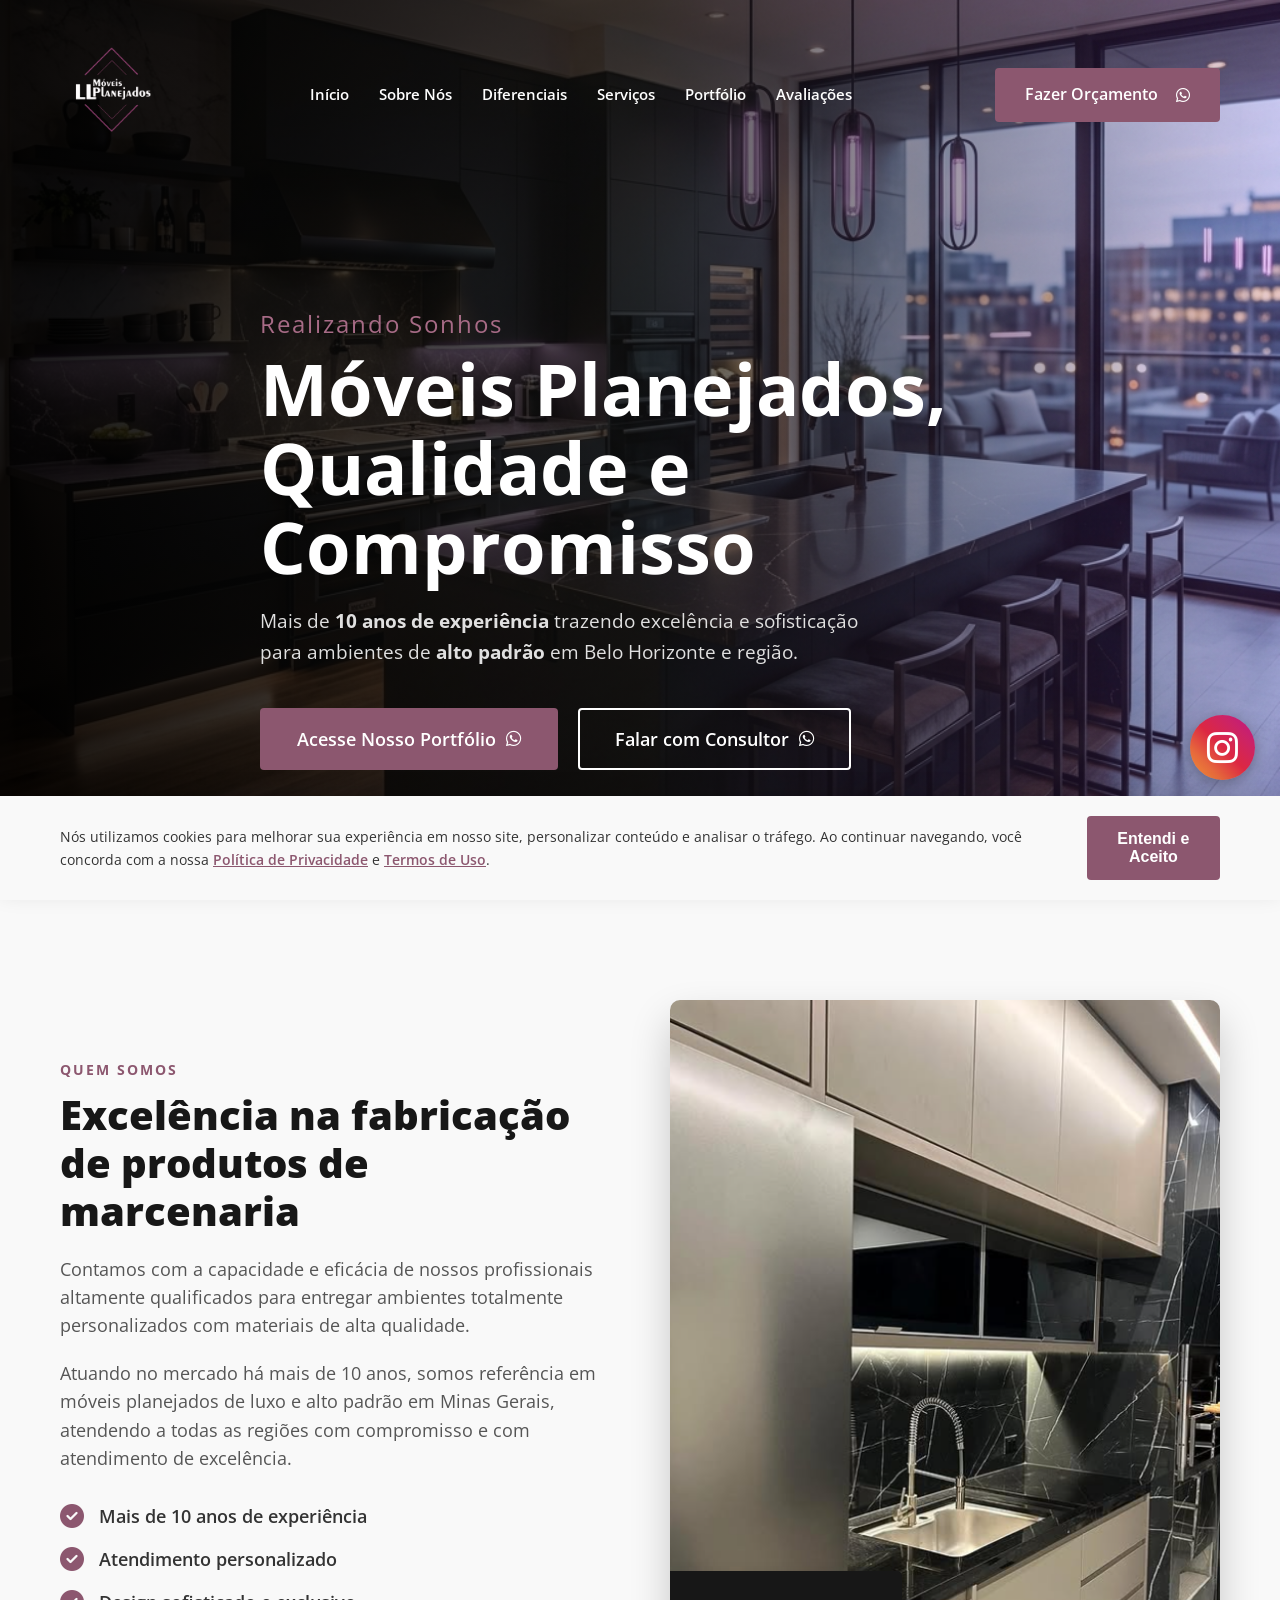
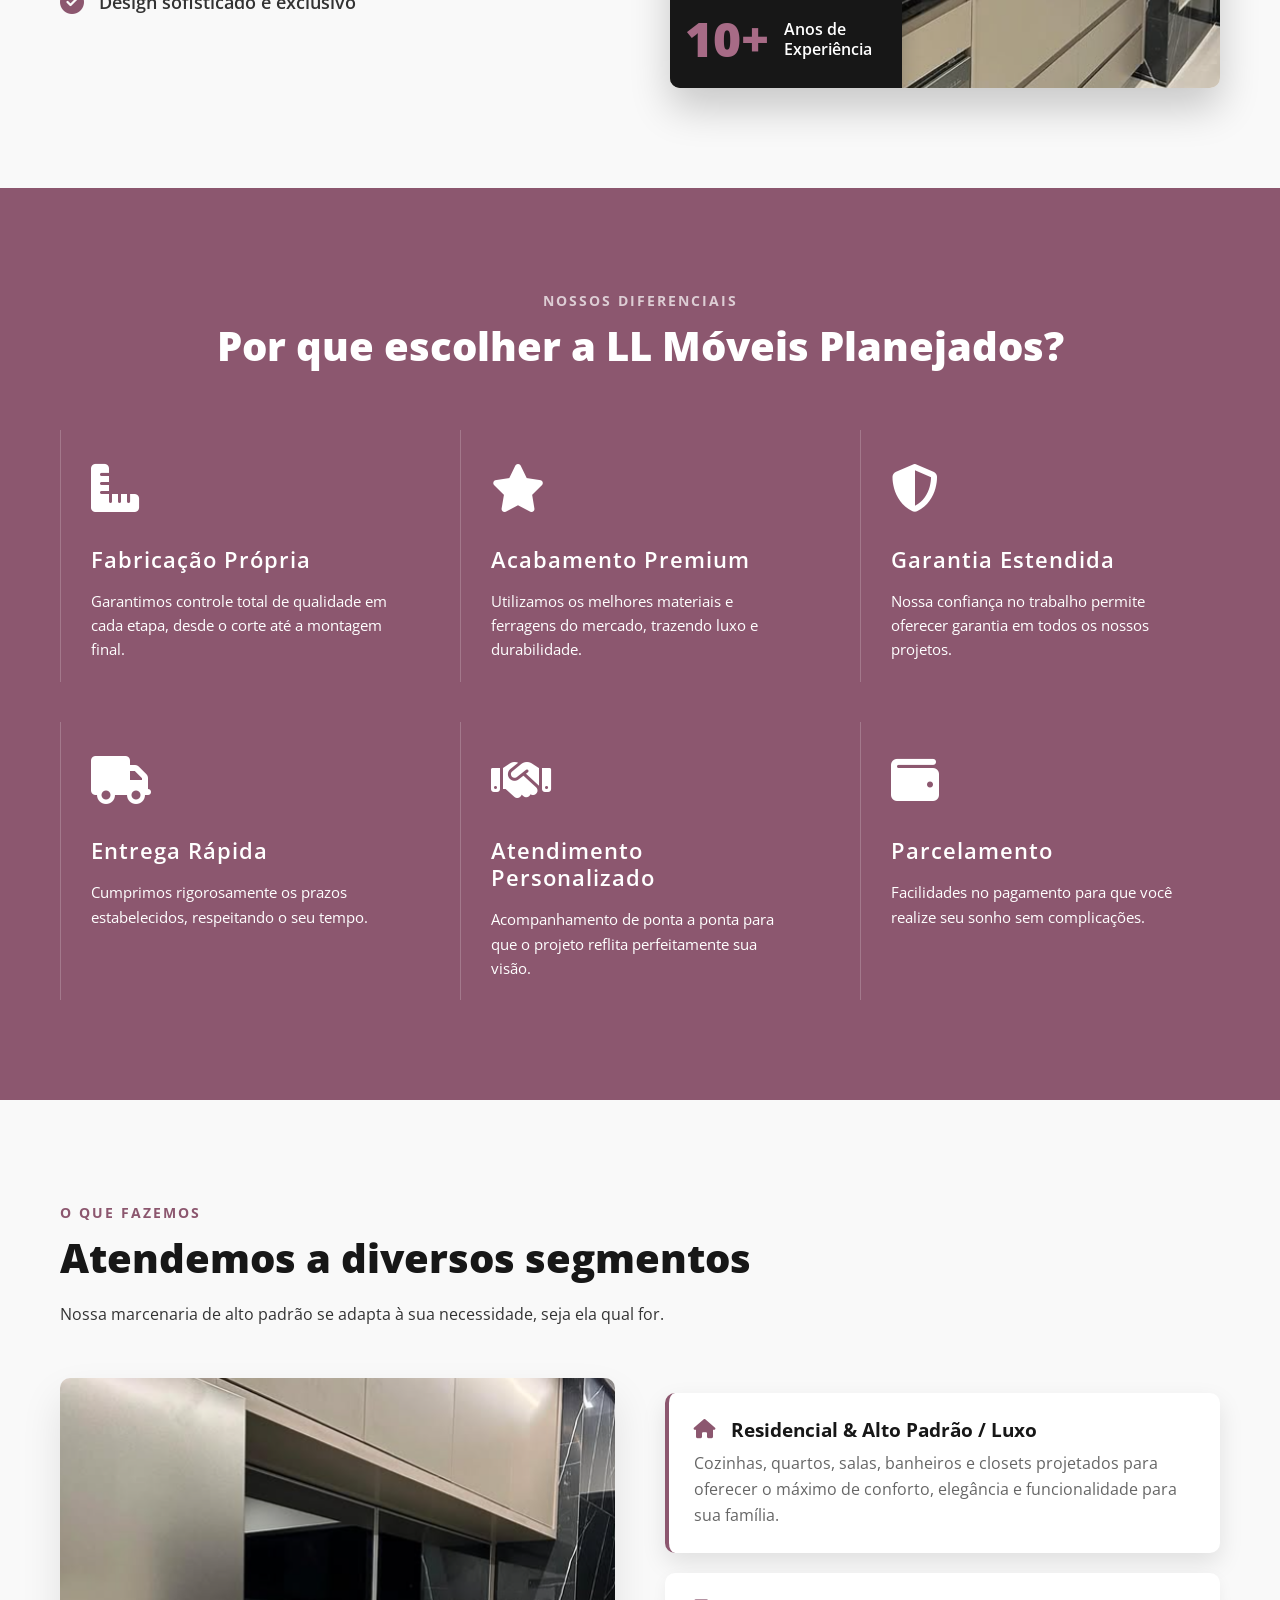
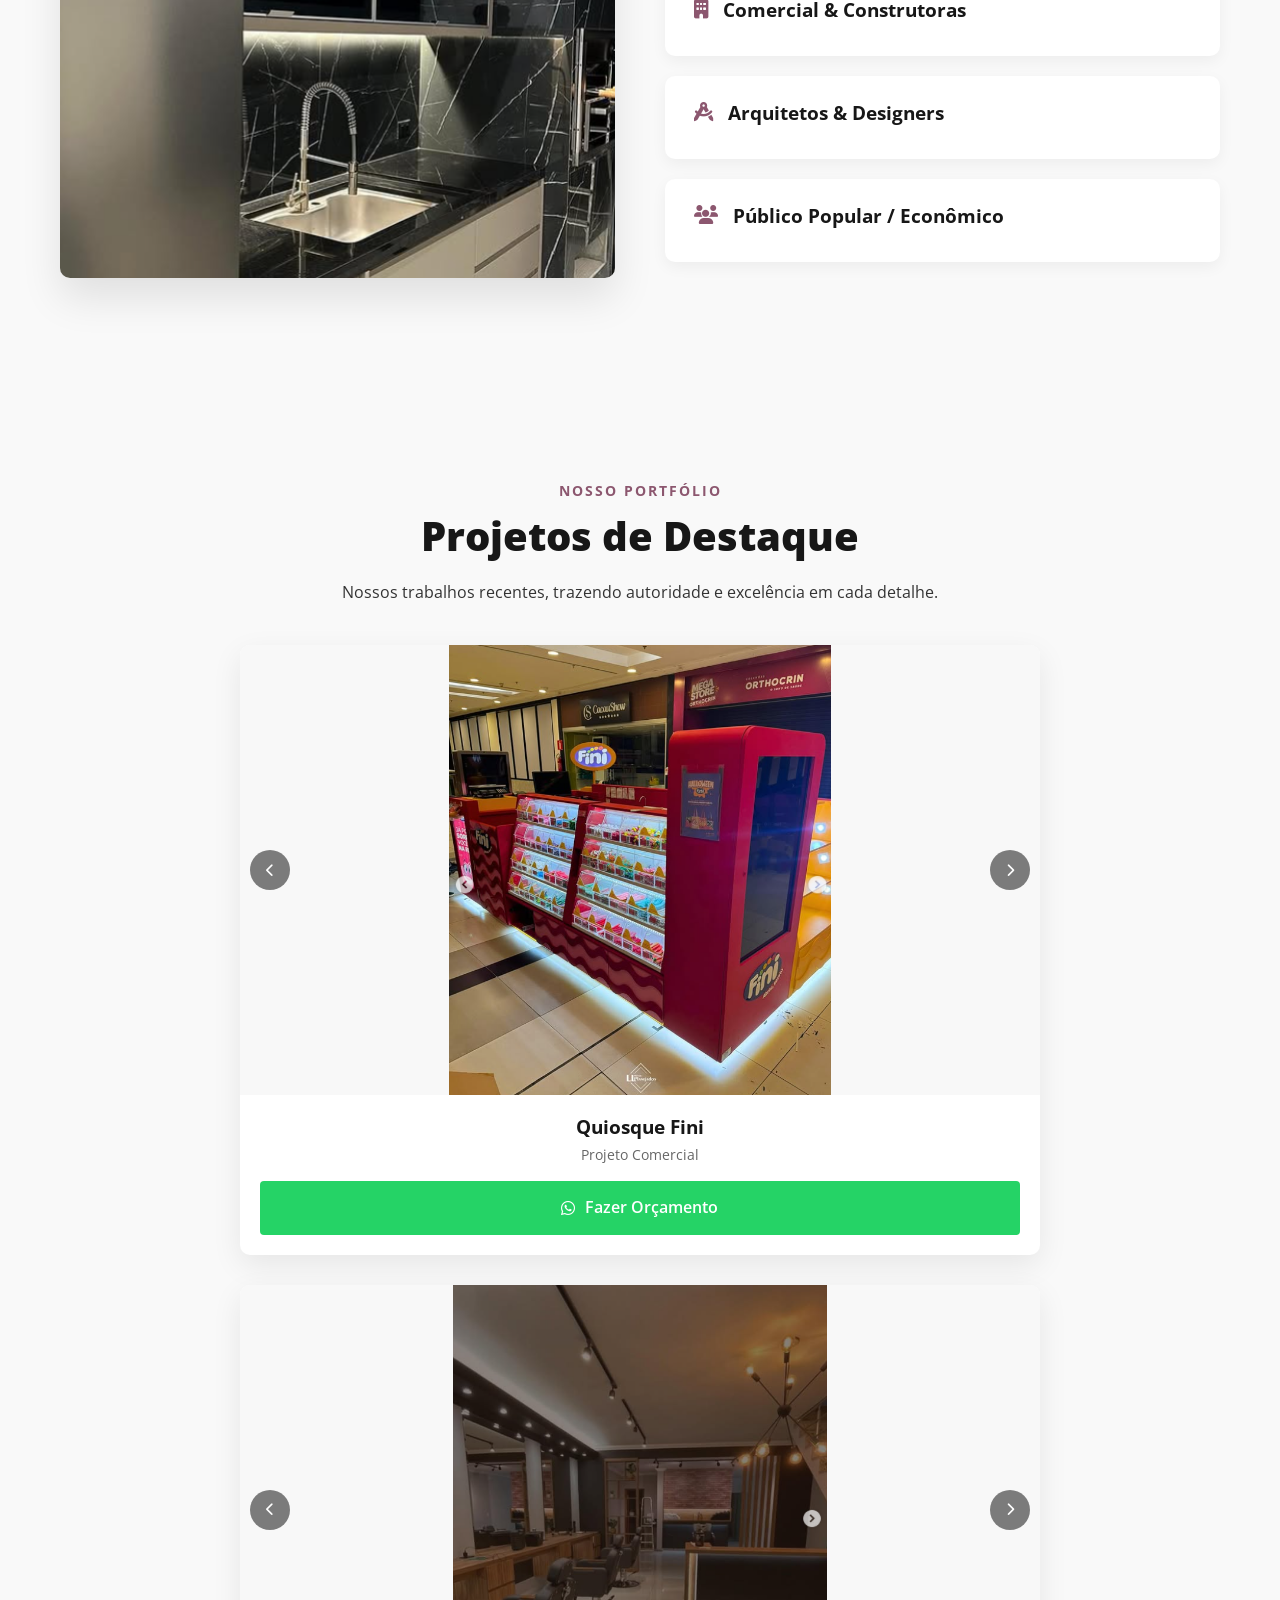
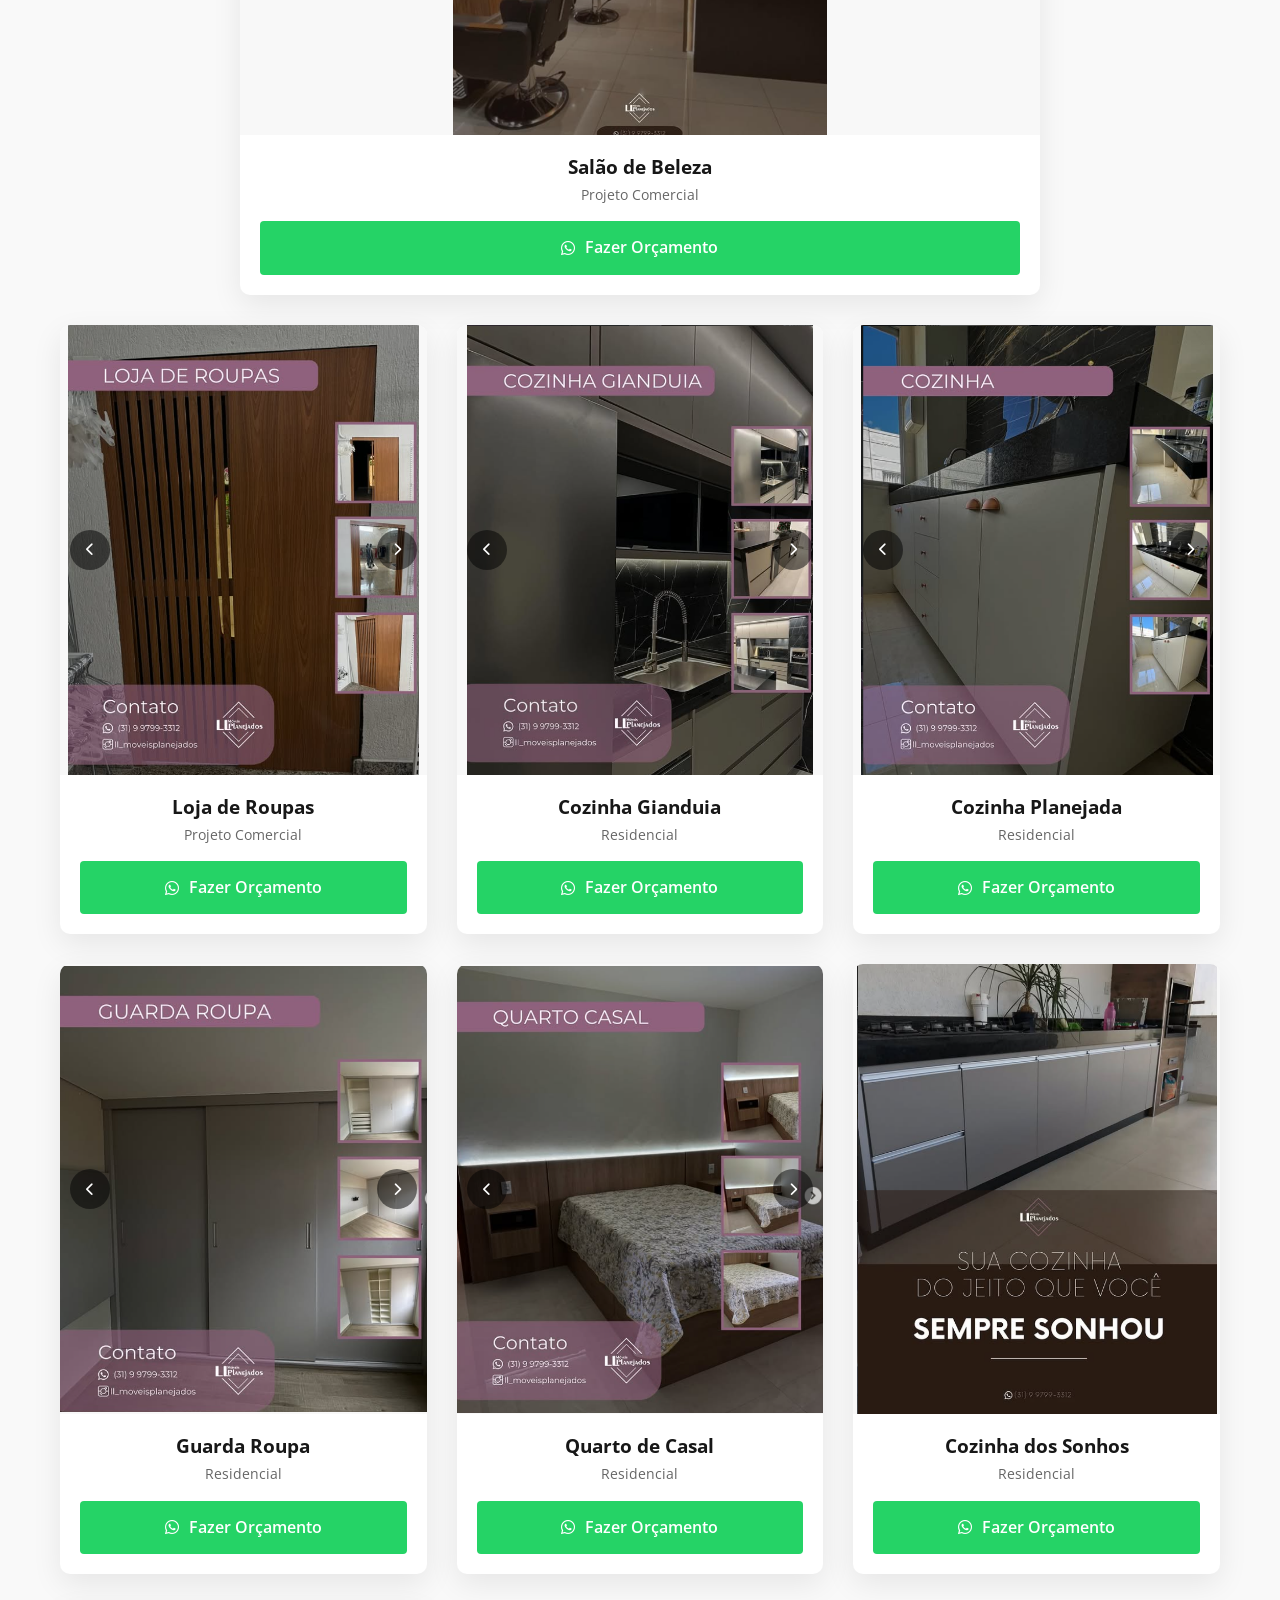
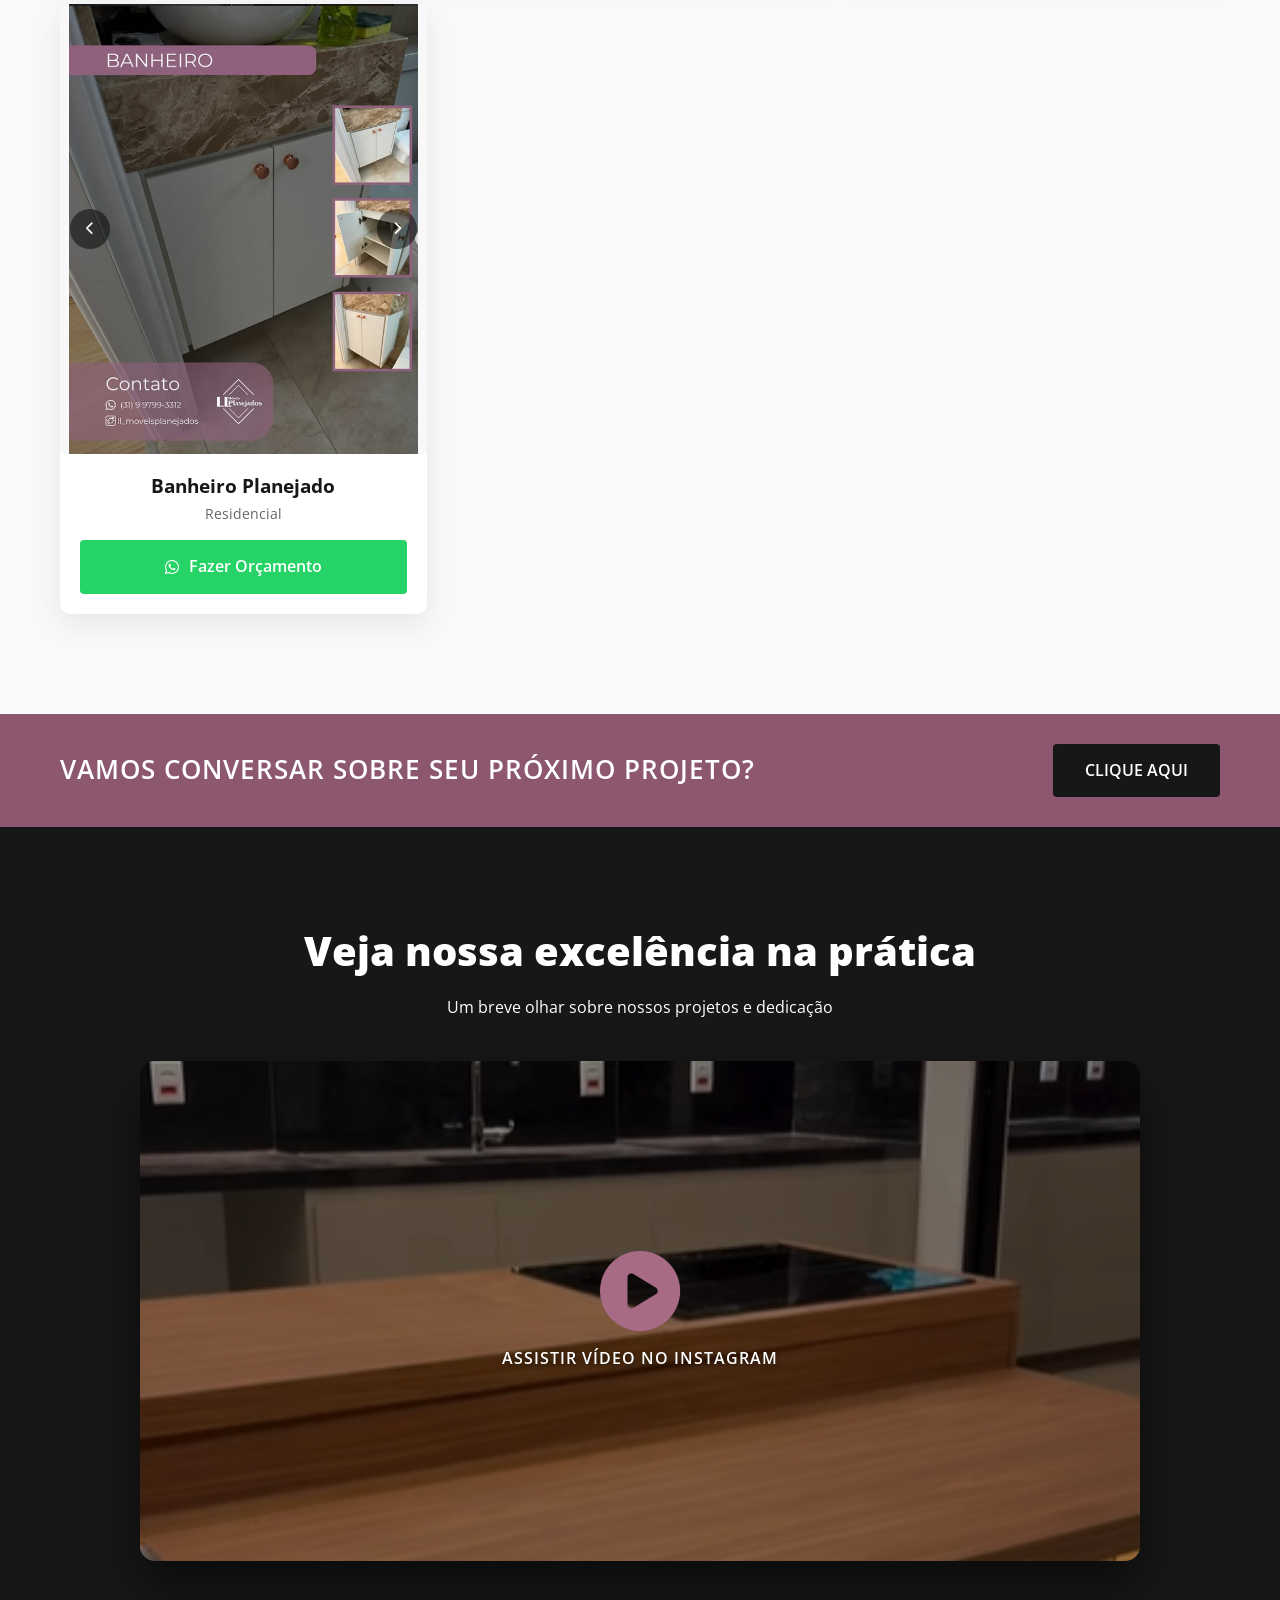
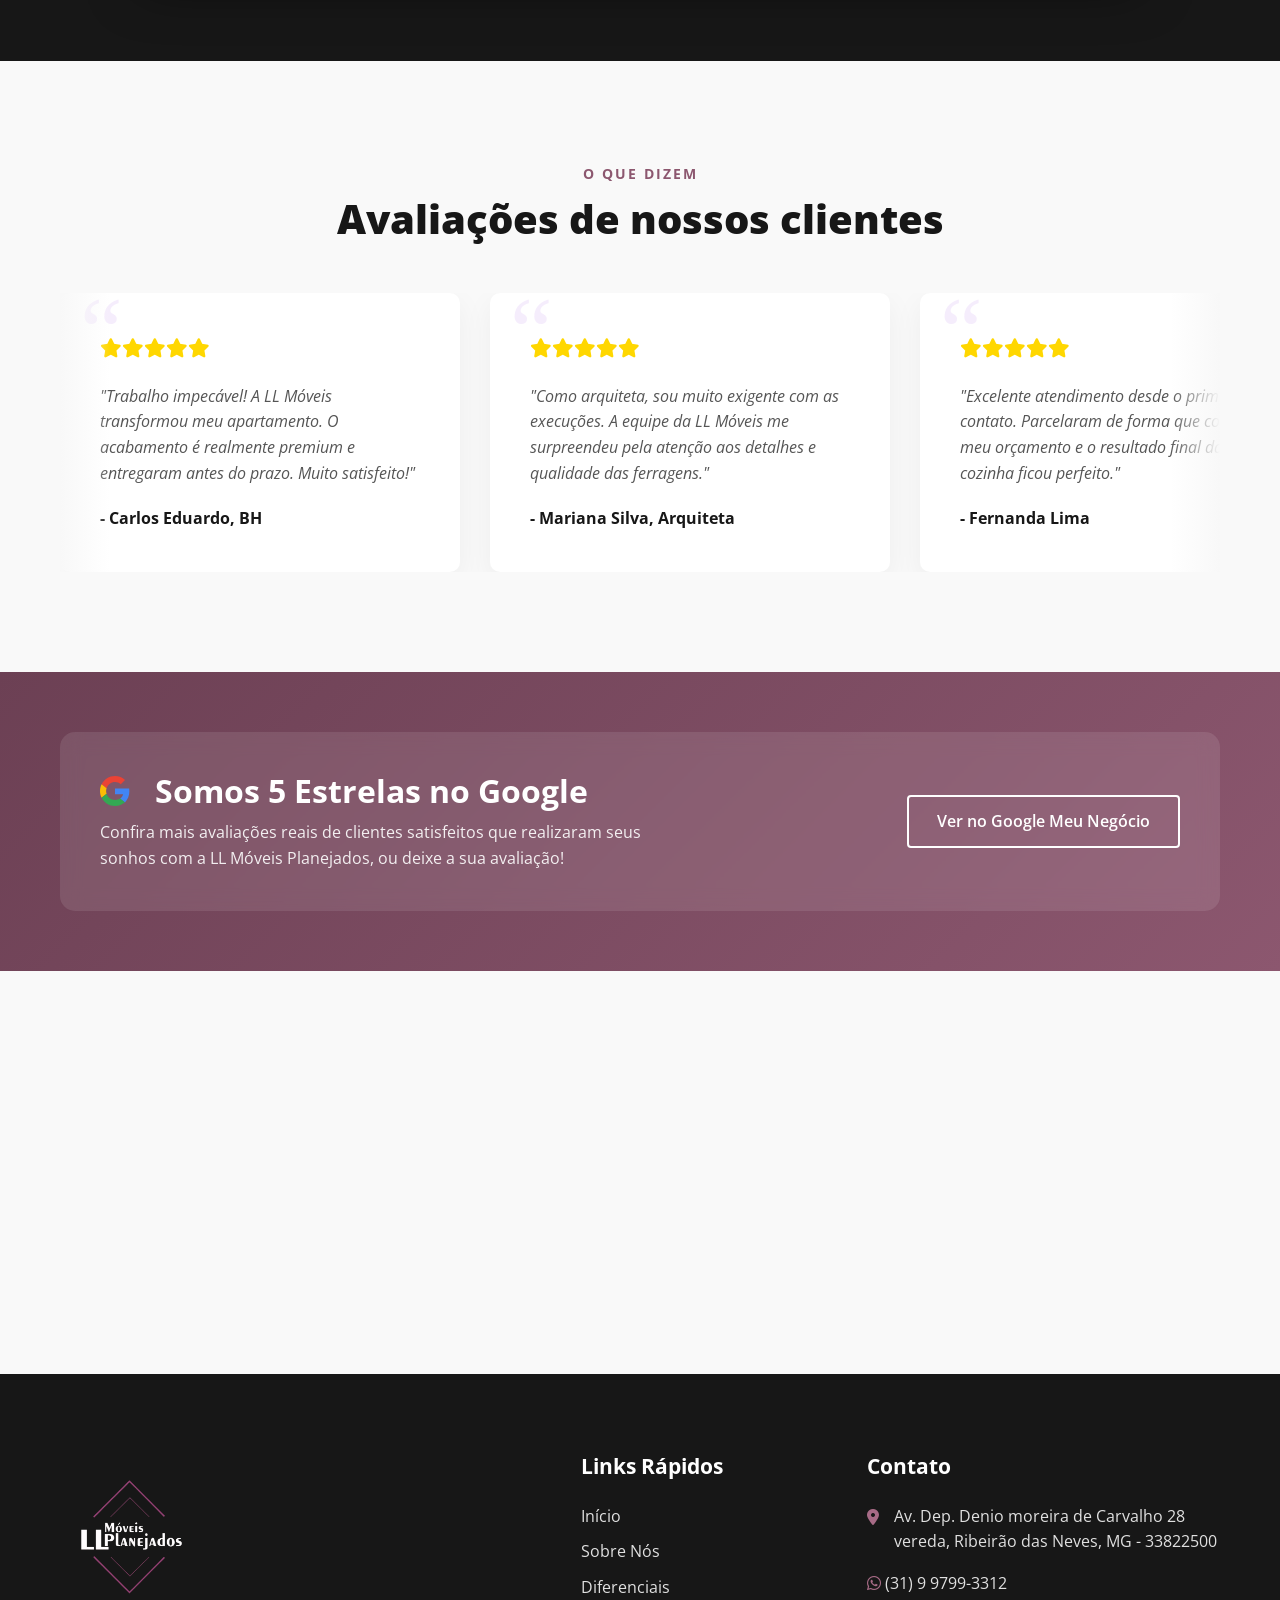
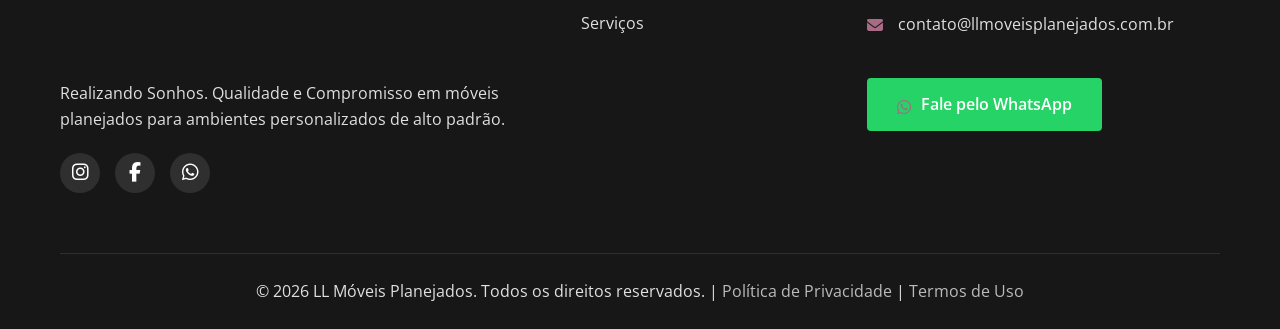
<file: index.html>
<!DOCTYPE html>
<html lang="pt-BR">
<head>
    <meta charset="UTF-8">
    <meta name="viewport" content="width=device-width, initial-scale=1.0">
    <title>LL Móveis Planejados | Alto Padrão em Marcenaria</title>
    <meta name="description" content="Excelência na fabricação de móveis planejados. Ambientes personalizados com materiais de alta qualidade e acabamento premium. Atendemos todas as regiões.">
    
    <!-- Google Fonts: Open Sans -->
    <link rel="preconnect" href="https://fonts.googleapis.com">
    <link rel="preconnect" href="https://fonts.gstatic.com" crossorigin>
    <link href="https://fonts.googleapis.com/css2?family=Open+Sans:wght@300;400;600;700;800&display=swap" rel="stylesheet">
    
    <!-- Favicon -->
    <link rel="icon" href="./assets/logo.png" type="image/png">
    
    <!-- Font Awesome -->
    <link rel="stylesheet" href="https://cdnjs.cloudflare.com/ajax/libs/font-awesome/6.4.0/css/all.min.css">
    
    <!-- Custom CSS -->
    <link rel="stylesheet" href="styles.css">
</head>
<body>

    <!-- Navbar -->
    <nav class="navbar" id="navbar">
        <div class="container nav-container">
            <div class="logo">
                <a href="#home">
                    <img src="assets/logo ll planejados png.png" alt="LL Móveis Planejados" style="max-height: 150px; padding: 8px 0;">
                </a>
            </div>
            <ul class="nav-links">
                <li><a href="#home">Início</a></li>
                <li><a href="#sobre">Sobre Nós</a></li>
                <li><a href="#diferenciais">Diferenciais</a></li>
                <li><a href="#servicos">Serviços</a></li>
                <li><a href="#portfolio">Portfólio</a></li>
                <li><a href="#depoimentos">Avaliações</a></li>
            </ul>
            <div class="nav-actions">
                <a href="https://wa.me/5531997993312?text=Ol%C3%A1%2C%20gostaria%20de%20fazer%20um%20or%C3%A7amento" target="_blank" class="btn btn-primary">Fazer Orçamento &nbsp;<i class="fab fa-whatsapp"></i></a>
                <div class="mobile-menu-toggle" id="mobile-menu-toggle">
                    <i class="fas fa-bars"></i>
                </div>
            </div>
        </div>
    </nav>

    <!-- Hero Section -->
    <header class="hero" id="home">
        <div class="hero-overlay"></div>
        <div class="container hero-content">
            <h2 class="animate-up">Realizando Sonhos</h2>
            <h1 class="animate-up delay-1">Móveis Planejados, Qualidade e Compromisso</h1>
            <p class="animate-up delay-2">Mais de <strong>10 anos de experiência</strong> trazendo excelência e sofisticação para ambientes de <strong>alto padrão</strong> em Belo Horizonte e região.</p>
            <div class="hero-buttons animate-up delay-3">
                <a href="https://wa.me/5531997993312?text=Ol%C3%A1%2C%20gostaria%20de%20acessar%20o%20portf%C3%B3lio" target="_blank" class="btn btn-primary btn-large">Acesse Nosso Portfólio <i class="fab fa-whatsapp"></i></a>
                <a href="https://wa.me/5531997993312?text=Tenho%20interesse%20em%20criar%20um%20projeto%2C%20gostaria%20de%20mais%20informa%C3%A7%C3%B5es" target="_blank" class="btn btn-outline btn-large">Falar com Consultor <i class="fab fa-whatsapp"></i></a>
            </div>
        </div>
    </header>

    <!-- About Section -->
    <section class="about section-padding" id="sobre">
        <div class="container">
            <div class="about-grid">
                <div class="about-text fade-in">
                    <span class="section-subtitle">Quem Somos</span>
                    <h2 class="section-title">Excelência na fabricação de produtos de marcenaria</h2>
                    <p>Contamos com a capacidade e eficácia de nossos profissionais altamente qualificados para entregar ambientes totalmente personalizados com materiais de alta qualidade.</p>
                    <p>Atuando no mercado há mais de 10 anos, somos referência em móveis planejados de luxo e alto padrão em Minas Gerais, atendendo a todas as regiões com compromisso e com atendimento de excelência.</p>
                    <ul class="about-list">
                        <li><i class="fas fa-check-circle"></i> Mais de 10 anos de experiência</li>
                        <li><i class="fas fa-check-circle"></i> Atendimento personalizado</li>
                        <li><i class="fas fa-check-circle"></i> Design sofisticado e exclusivo</li>
                    </ul>
                </div>
                <div class="about-image fade-in-right">
                    <div class="image-wrapper">
                        <img src="assets/cozinha alto padrão1.png" alt="Cozinha de Alto Padrão - LL Móveis Planejados">
                        <div class="experience-badge">
                            <span class="number">10+</span>
                            <span class="text">Anos de<br>Experiência</span>
                        </div>
                    </div>
                </div>
            </div>
        </div>
    </section>

    <!-- Features Section -->
    <section class="features section-padding" id="diferenciais">
        <div class="container">
            <div class="section-header center fade-in">
                <span class="section-subtitle">Nossos Diferenciais</span>
                <h2 class="section-title">Por que escolher a LL Móveis Planejados?</h2>
            </div>
            
            <div class="features-grid">
                <div class="feature-card animate-up">
                    <div class="icon"><i class="fas fa-ruler-combined"></i></div>
                    <h3>Fabricação Própria</h3>
                    <p>Garantimos controle total de qualidade em cada etapa, desde o corte até a montagem final.</p>
                </div>
                <div class="feature-card animate-up delay-1">
                    <div class="icon"><i class="fas fa-star"></i></div>
                    <h3>Acabamento Premium</h3>
                    <p>Utilizamos os melhores materiais e ferragens do mercado, trazendo luxo e durabilidade.</p>
                </div>
                <div class="feature-card animate-up delay-2">
                    <div class="icon"><i class="fas fa-shield-halved"></i></div>
                    <h3>Garantia Estendida</h3>
                    <p>Nossa confiança no trabalho permite oferecer garantia em todos os nossos projetos.</p>
                </div>
                <div class="feature-card animate-up">
                    <div class="icon"><i class="fas fa-truck"></i></div>
                    <h3>Entrega Rápida</h3>
                    <p>Cumprimos rigorosamente os prazos estabelecidos, respeitando o seu tempo.</p>
                </div>
                <div class="feature-card animate-up delay-1">
                    <div class="icon"><i class="fas fa-handshake"></i></div>
                    <h3>Atendimento Personalizado</h3>
                    <p>Acompanhamento de ponta a ponta para que o projeto reflita perfeitamente sua visão.</p>
                </div>
                <div class="feature-card animate-up delay-2">
                    <div class="icon"><i class="fas fa-wallet"></i></div>
                    <h3>Parcelamento</h3>
                    <p>Facilidades no pagamento para que você realize seu sonho sem complicações.</p>
                </div>
            </div>
        </div>
    </section>

    <!-- Services / Audience Section -->
    <section class="services section-padding" id="servicos">
        <div class="container">
            <div class="section-header fade-in">
                <span class="section-subtitle">O Que Fazemos</span>
                <h2 class="section-title">Atendemos a diversos segmentos</h2>
                <p>Nossa marcenaria de alto padrão se adapta à sua necessidade, seja ela qual for.</p>
            </div>
            
            <div class="services-wrapper">
                <div class="service-image zoom-in">
                    <img src="assets/cozinha alto padrão1.png" alt="Projeto Residencial" id="service-img-display">
                </div>
                <div class="services-list fade-in-right">
                    <div class="service-item active" data-image="assets/cozinha alto padrão1.png">
                        <img src="assets/cozinha alto padrão1.png" class="mobile-service-img" alt="Residencial &amp; Alto Padrão">
                        <h3><i class="fas fa-home"></i> Residencial &amp; Alto Padrão / Luxo</h3>
                        <p>Cozinhas, quartos, salas, banheiros e closets projetados para oferecer o máximo de conforto, elegância e funcionalidade para sua família.</p>
                    </div>
                    <div class="service-item" data-image="assets/salao_de_beleza.png">
                        <img src="assets/salao_de_beleza.png" class="mobile-service-img" alt="Comercial &amp; Construtoras">
                        <h3><i class="fas fa-building"></i> Comercial &amp; Construtoras</h3>
                        <p>Escritórios, lojas e empreendimentos comerciais. Mobiliário corporativo que reflete o profissionalismo da sua empresa.</p>
                    </div>
                    <div class="service-item" data-image="assets/quiosquefinni1.png">
                        <img src="assets/quiosquefinni1.png" class="mobile-service-img" alt="Arquitetos &amp; Designers">
                        <h3><i class="fas fa-compass-drafting"></i> Arquitetos &amp; Designers</h3>
                        <p>Parcerias exclusivas com profissionais da área para executar projetos complexos com fidelidade e perfeição técnica.</p>
                    </div>
                    <div class="service-item" data-image="assets/Guarda roupa.png">
                        <img src="assets/Guarda roupa.png" class="mobile-service-img" alt="Público Popular / Econômico">
                        <h3><i class="fas fa-users"></i> Público Popular / Econômico</h3>
                        <p>Soluções inteligentes que unem a qualidade da nossa marcenaria com um excelente custo-benefício para quem não abre mão de ter móveis planejados.</p>
                    </div>
                </div>
            </div>
        </div>
    </section>

    <!-- Portfolio Section -->
    <section class="portfolio section-padding" id="portfolio">
        <div class="container">
            <div class="section-header center fade-in">
                <span class="section-subtitle">Nosso Portfólio</span>
                <h2 class="section-title">Projetos de Destaque</h2>
                <p>Nossos trabalhos recentes, trazendo autoridade e excelência em cada detalhe.</p>
            </div>
            
            <div class="portfolio-grid">
                <!-- Destaques Comerciais (Autoridade) -->
                <div class="portfolio-card featured zoom-in">
                    <div class="carousel">
                        <div class="carousel-inner">
                            <img src="assets/quiosquefinni3.png" class="active" alt="Quiosque Fini">
                            <img src="assets/quiosquefinni1.png" alt="Quiosque Fini">
                            <img src="assets/quiosquefinni2.png" alt="Quiosque Fini">
                        </div>
                        <button class="carousel-btn prev"><i class="fas fa-chevron-left"></i></button>
                        <button class="carousel-btn next"><i class="fas fa-chevron-right"></i></button>
                    </div>
                    <div class="portfolio-info">
                        <h4>Quiosque Fini</h4>
                        <p>Projeto Comercial</p>
                        <a href="https://wa.me/5531997993312?text=Ol%C3%A1%2C%20gostaria%20de%20fazer%20um%20or%C3%A7amento%20para%20o%20Quiosque%20Fini." target="_blank" class="btn btn-whatsapp pulse-button" style="margin-top: 15px; width: 100%;"><i class="fab fa-whatsapp"></i> Fazer Orçamento</a>
                    </div>
                </div>
                
                <div class="portfolio-card featured zoom-in delay-1">
                    <div class="carousel">
                        <div class="carousel-inner">
                            <img src="assets/salao_de_beleza.png" class="active" alt="Salão de Beleza">
                            <img src="assets/salao de beleza 2.png" alt="Salão de Beleza">
                            <img src="assets/salao de beleza 3.png" alt="Salão de Beleza">
                        </div>
                        <button class="carousel-btn prev"><i class="fas fa-chevron-left"></i></button>
                        <button class="carousel-btn next"><i class="fas fa-chevron-right"></i></button>
                    </div>
                    <div class="portfolio-info">
                        <h4>Salão de Beleza</h4>
                        <p>Projeto Comercial</p>
                        <a href="https://wa.me/5531997993312?text=Ol%C3%A1%2C%20gostaria%20de%20fazer%20um%20or%C3%A7amento%20para%20o%20Sal%C3%A3o%20de%20Beleza." target="_blank" class="btn btn-whatsapp pulse-button" style="margin-top: 15px; width: 100%;"><i class="fab fa-whatsapp"></i> Fazer Orçamento</a>
                    </div>
                </div>

                <div class="portfolio-card zoom-in delay-2">
                    <div class="carousel">
                        <div class="carousel-inner">
                            <img src="assets/loja de roupas 1.png" class="active" alt="Loja de Roupas">
                            <img src="assets/loja de roupas 2.png" alt="Loja de Roupas">
                            <img src="assets/loja de roupas 3.png" alt="Loja de Roupas">
                        </div>
                        <button class="carousel-btn prev"><i class="fas fa-chevron-left"></i></button>
                        <button class="carousel-btn next"><i class="fas fa-chevron-right"></i></button>
                    </div>
                    <div class="portfolio-info">
                        <h4>Loja de Roupas</h4>
                        <p>Projeto Comercial</p>
                        <a href="https://wa.me/5531997993312?text=Ol%C3%A1%2C%20gostaria%20de%20fazer%20um%20or%C3%A7amento%20para%20a%20Loja%20de%20Roupas." target="_blank" class="btn btn-whatsapp pulse-button" style="margin-top: 15px; width: 100%;"><i class="fab fa-whatsapp"></i> Fazer Orçamento</a>
                    </div>
                </div>

                <!-- Residencial -->
                <div class="portfolio-card zoom-in">
                    <div class="carousel">
                        <div class="carousel-inner">
                            <img src="assets/cozinha gianduia.png" class="active" alt="Cozinha Gianduia">
                            <img src="assets/cozinha gianduia2.png" alt="Cozinha Gianduia">
                            <img src="assets/cozinha gianduia3.png" alt="Cozinha Gianduia">
                        </div>
                        <button class="carousel-btn prev"><i class="fas fa-chevron-left"></i></button>
                        <button class="carousel-btn next"><i class="fas fa-chevron-right"></i></button>
                    </div>
                    <div class="portfolio-info">
                        <h4>Cozinha Gianduia</h4>
                        <p>Residencial</p>
                        <a href="https://wa.me/5531997993312?text=Ol%C3%A1%2C%20gostaria%20de%20fazer%20um%20or%C3%A7amento%20para%20a%20Cozinha%20Gianduia." target="_blank" class="btn btn-whatsapp pulse-button" style="margin-top: 15px; width: 100%;"><i class="fab fa-whatsapp"></i> Fazer Orçamento</a>
                    </div>
                </div>

                <div class="portfolio-card zoom-in delay-1">
                    <div class="carousel">
                        <div class="carousel-inner">
                            <img src="assets/cozinha1.png" class="active" alt="Cozinha Branca">
                            <img src="assets/cozinha3.png" alt="Cozinha Branca">
                            <img src="assets/cozinha4.png" alt="Cozinha Branca">
                        </div>
                        <button class="carousel-btn prev"><i class="fas fa-chevron-left"></i></button>
                        <button class="carousel-btn next"><i class="fas fa-chevron-right"></i></button>
                    </div>
                    <div class="portfolio-info">
                        <h4>Cozinha Planejada</h4>
                        <p>Residencial</p>
                        <a href="https://wa.me/5531997993312?text=Ol%C3%A1%2C%20gostaria%20de%20fazer%20um%20or%C3%A7amento%20para%20a%20Cozinha%20Planejada." target="_blank" class="btn btn-whatsapp pulse-button" style="margin-top: 15px; width: 100%;"><i class="fab fa-whatsapp"></i> Fazer Orçamento</a>
                    </div>
                </div>

                <div class="portfolio-card zoom-in delay-2">
                    <div class="carousel">
                        <div class="carousel-inner">
                            <img src="assets/Guarda roupa.png" class="active" alt="Guarda Roupa">
                            <img src="assets/guarda roupa 2.png" alt="Guarda Roupa">
                            <img src="assets/guarda roupa3.png" alt="Guarda Roupa">
                        </div>
                        <button class="carousel-btn prev"><i class="fas fa-chevron-left"></i></button>
                        <button class="carousel-btn next"><i class="fas fa-chevron-right"></i></button>
                    </div>
                    <div class="portfolio-info">
                        <h4>Guarda Roupa</h4>
                        <p>Residencial</p>
                        <a href="https://wa.me/5531997993312?text=Ol%C3%A1%2C%20gostaria%20de%20fazer%20um%20or%C3%A7amento%20para%20o%20Guarda%20Roupa." target="_blank" class="btn btn-whatsapp pulse-button" style="margin-top: 15px; width: 100%;"><i class="fab fa-whatsapp"></i> Fazer Orçamento</a>
                    </div>
                </div>

                <div class="portfolio-card zoom-in">
                    <div class="carousel">
                        <div class="carousel-inner">
                            <img src="assets/quarto de casal1.png" class="active" alt="Quarto de Casal">
                            <img src="assets/quarto de casal 2.png" alt="Quarto de Casal">
                            <img src="assets/quarto planejado.png" alt="Quarto de Casal">
                        </div>
                        <button class="carousel-btn prev"><i class="fas fa-chevron-left"></i></button>
                        <button class="carousel-btn next"><i class="fas fa-chevron-right"></i></button>
                    </div>
                    <div class="portfolio-info">
                        <h4>Quarto de Casal</h4>
                        <p>Residencial</p>
                        <a href="https://wa.me/5531997993312?text=Ol%C3%A1%2C%20gostaria%20de%20fazer%20um%20or%C3%A7amento%20para%20o%20Quarto%20de%20Casal." target="_blank" class="btn btn-whatsapp pulse-button" style="margin-top: 15px; width: 100%;"><i class="fab fa-whatsapp"></i> Fazer Orçamento</a>
                    </div>
                </div>

                <div class="portfolio-card zoom-in delay-1">
                    <div class="carousel">
                        <div class="carousel-inner">
                            <img src="assets/cozinha dos sonhos.png" class="active" alt="Cozinha dos Sonhos">
                        </div>
                    </div>
                    <div class="portfolio-info">
                        <h4>Cozinha dos Sonhos</h4>
                        <p>Residencial</p>
                        <a href="https://wa.me/5531997993312?text=Ol%C3%A1%2C%20gostaria%20de%20fazer%20um%20or%C3%A7amento%20para%20a%20Cozinha%20dos%20Sonhos." target="_blank" class="btn btn-whatsapp pulse-button" style="margin-top: 15px; width: 100%;"><i class="fab fa-whatsapp"></i> Fazer Orçamento</a>
                    </div>
                </div>

                <div class="portfolio-card zoom-in delay-2">
                    <div class="carousel">
                        <div class="carousel-inner">
                            <img src="assets/banheiro.png" class="active" alt="Banheiro">
                            <img src="assets/banheiro2.png" alt="Banheiro">
                            <img src="assets/banheiro3.png" alt="Banheiro">
                        </div>
                        <button class="carousel-btn prev"><i class="fas fa-chevron-left"></i></button>
                        <button class="carousel-btn next"><i class="fas fa-chevron-right"></i></button>
                    </div>
                    <div class="portfolio-info">
                        <h4>Banheiro Planejado</h4>
                        <p>Residencial</p>
                        <a href="https://wa.me/5531997993312?text=Ol%C3%A1%2C%20gostaria%20de%20fazer%20um%20or%C3%A7amento%20para%20o%20Banheiro%20Planejado." target="_blank" class="btn btn-whatsapp pulse-button" style="margin-top: 15px; width: 100%;"><i class="fab fa-whatsapp"></i> Fazer Orçamento</a>
                    </div>
                </div>
            </div>
            
        </div>
    </section>

    <!-- CTA Banner -->
    <section class="cta-banner">
        <div class="container cta-banner-content">
            <h2>VAMOS CONVERSAR SOBRE SEU PRÓXIMO PROJETO?</h2>
            <a href="https://wa.me/5531997993312?text=Ol%C3%A1%2C%20gostaria%20de%20conversar%20sobre%20meu%20pr%C3%B3ximo%20projeto." target="_blank" class="btn btn-cta">CLIQUE AQUI</a>
        </div>
    </section>

    <!-- Video Placeholder Section -->
    <section class="video-section section-padding">
        <div class="container center fade-in">
            <h2 class="section-title">Veja nossa excelência na prática</h2>
            <p>Um breve olhar sobre nossos projetos e dedicação</p>
            
            <div class="video-container">
                <a href="https://www.instagram.com/p/DIzpot9JC3T/" target="_blank" style="text-decoration: none; display: flex; width: 100%; height: 100%; align-items: center; justify-content: center; position: relative; z-index: 10;">
                    <div class="video-placeholder">
                        <i class="fas fa-play-circle play-btn"></i>
                        <span style="color: white; text-shadow: 1px 1px 5px rgba(0,0,0,0.5);">Assistir Vídeo no Instagram</span>
                    </div>
                </a>
            </div>
        </div>
    </section>

    <!-- Testimonials Section -->
    <section class="testimonials section-padding" id="depoimentos">
        <div class="container">
            <div class="section-header center fade-in">
                <span class="section-subtitle">O Que Dizem</span>
                <h2 class="section-title">Avaliações de nossos clientes</h2>
            </div>
            
            <div class="testimonial-marquee-wrapper">
                <div class="testimonial-marquee">
                    <div class="testimonial-card">
                        <div class="stars">
                            <i class="fas fa-star"></i><i class="fas fa-star"></i><i class="fas fa-star"></i><i class="fas fa-star"></i><i class="fas fa-star"></i>
                        </div>
                        <p class="review-text">"Trabalho impecável! A LL Móveis transformou meu apartamento. O acabamento é realmente premium e entregaram antes do prazo. Muito satisfeito!"</p>
                        <p class="client-name">- Carlos Eduardo, BH</p>
                    </div>
                    <div class="testimonial-card">
                        <div class="stars">
                            <i class="fas fa-star"></i><i class="fas fa-star"></i><i class="fas fa-star"></i><i class="fas fa-star"></i><i class="fas fa-star"></i>
                        </div>
                        <p class="review-text">"Como arquiteta, sou muito exigente com as execuções. A equipe da LL Móveis me surpreendeu pela atenção aos detalhes e qualidade das ferragens."</p>
                        <p class="client-name">- Mariana Silva, Arquiteta</p>
                    </div>
                    <div class="testimonial-card">
                        <div class="stars">
                            <i class="fas fa-star"></i><i class="fas fa-star"></i><i class="fas fa-star"></i><i class="fas fa-star"></i><i class="fas fa-star"></i>
                        </div>
                        <p class="review-text">"Excelente atendimento desde o primeiro contato. Parcelaram de forma que coube no meu orçamento e o resultado final da minha cozinha ficou perfeito."</p>
                        <p class="client-name">- Fernanda Lima</p>
                    </div>
                    <!-- Clones para rolagem infinita -->
                    <div class="testimonial-card">
                        <div class="stars">
                            <i class="fas fa-star"></i><i class="fas fa-star"></i><i class="fas fa-star"></i><i class="fas fa-star"></i><i class="fas fa-star"></i>
                        </div>
                        <p class="review-text">"Trabalho impecável! A LL Móveis transformou meu apartamento. O acabamento é realmente premium e entregaram antes do prazo. Muito satisfeito!"</p>
                        <p class="client-name">- Carlos Eduardo, BH</p>
                    </div>
                    <div class="testimonial-card">
                        <div class="stars">
                            <i class="fas fa-star"></i><i class="fas fa-star"></i><i class="fas fa-star"></i><i class="fas fa-star"></i><i class="fas fa-star"></i>
                        </div>
                        <p class="review-text">"Como arquiteta, sou muito exigente com as execuções. A equipe da LL Móveis me surpreendeu pela atenção aos detalhes e qualidade das ferragens."</p>
                        <p class="client-name">- Mariana Silva, Arquiteta</p>
                    </div>
                    <div class="testimonial-card">
                        <div class="stars">
                            <i class="fas fa-star"></i><i class="fas fa-star"></i><i class="fas fa-star"></i><i class="fas fa-star"></i><i class="fas fa-star"></i>
                        </div>
                        <p class="review-text">"Excelente atendimento desde o primeiro contato. Parcelaram de forma que coube no meu orçamento e o resultado final da minha cozinha ficou perfeito."</p>
                        <p class="client-name">- Fernanda Lima</p>
                    </div>
                </div>
            </div>
        </div>
    </section>

    <!-- Google My Business Call to Action -->
    <section class="gmb-section section-padding">
        <div class="container">
            <div class="gmb-box fade-in">
                <div class="gmb-content">
                    <h2>
                        <svg version="1.1" xmlns="http://www.w3.org/2000/svg" width="30px" height="30px" viewBox="0 0 48 48" style="vertical-align: middle; margin-right: 10px;">
                            <path fill="#EA4335" d="M24 9.5c3.54 0 6.71 1.22 9.21 3.6l6.85-6.85C35.9 2.38 30.47 0 24 0 14.62 0 6.51 5.38 2.56 13.22l7.98 6.19C12.43 13.72 17.74 9.5 24 9.5z"></path>
                            <path fill="#4285F4" d="M46.98 24.55c0-1.57-.15-3.09-.38-4.55H24v9.02h12.94c-.58 2.96-2.26 5.48-4.78 7.18l7.73 6c4.51-4.18 7.09-10.36 7.09-17.65z"></path>
                            <path fill="#FBBC05" d="M10.53 28.59c-.48-1.45-.76-2.99-.76-4.59s.27-3.14.76-4.59l-7.98-6.19C.92 16.46 0 20.12 0 24c0 3.88.92 7.54 2.56 10.78l7.97-6.19z"></path>
                            <path fill="#34A853" d="M24 48c6.48 0 11.93-2.13 15.89-5.81l-7.73-6c-2.15 1.45-4.92 2.3-8.16 2.3-6.26 0-11.57-4.22-13.47-9.91l-7.98 6.19C6.51 42.62 14.62 48 24 48z"></path>
                            <path fill="none" d="M0 0h48v48H0z"></path>
                        </svg>
                        Somos 5 Estrelas no Google
                    </h2>
                    <p>Confira mais avaliações reais de clientes satisfeitos que realizaram seus sonhos com a LL Móveis Planejados, ou deixe a sua avaliação!</p>
                </div>
                <div class="gmb-action">
                    <a href="https://share.google/M0DOaf18Y1IyiXzum" target="_blank" class="btn btn-outline-light">Ver no Google Meu Negócio</a>
                </div>
            </div>
        </div>
    </section>

    <!-- Map Section -->
    <section class="map-section">
        <iframe src="https://maps.google.com/maps?q=Av.%20Dep.%20Denio%20moreira%20de%20Carvalho%2028,%20vereda,%20Ribeir%C3%A3o%20das%20Neves,%20MG%20-%2033822500&t=&z=16&ie=UTF8&iwloc=&output=embed" width="100%" height="400" style="border:0; margin-bottom: -5px;" allowfullscreen="" loading="lazy" referrerpolicy="no-referrer-when-downgrade"></iframe>
    </section>

    <!-- Footer / Contact -->
    <footer class="footer" id="contato">
        <div class="container">
            <div class="footer-grid">
                <div class="footer-about fade-in">
                    <img src="assets/logo ll planejados png.png" alt="LL Móveis Planejados" style="max-height: 180px; margin-bottom: 20px;">
                    <p>Realizando Sonhos. Qualidade e Compromisso em móveis planejados para ambientes personalizados de alto padrão.</p>
                    <div class="social-links">
                        <a href="https://www.instagram.com/ll_moveisplanejados/" target="_blank"><i class="fab fa-instagram"></i></a>
                        <a href="https://www.facebook.com/moveisplanejadosll/?locale=pt_BR" target="_blank"><i class="fab fa-facebook-f"></i></a>
                        <a href="https://wa.me/5531997993312?text=Ol%C3%A1%2C%20gostaria%20de%20fazer%20um%20or%C3%A7amento." target="_blank"><i class="fab fa-whatsapp"></i></a>
                    </div>
                </div>
                <div class="footer-links fade-in delay-1">
                    <h3>Links Rápidos</h3>
                    <ul>
                        <li><a href="#home">Início</a></li>
                        <li><a href="#sobre">Sobre Nós</a></li>
                        <li><a href="#diferenciais">Diferenciais</a></li>
                        <li><a href="#servicos">Serviços</a></li>
                    </ul>
                </div>
                <div class="footer-contact fade-in delay-2">
                    <h3>Contato</h3>
                    <ul>
                        <li><i class="fas fa-map-marker-alt"></i> Av. Dep. Denio moreira de Carvalho 28 vereda, Ribeirão das Neves, MG - 33822500</li>
                        <li><a href="https://wa.me/5531997993312?text=Ol%C3%A1%2C%20gostaria%20de%20fazer%20um%20or%C3%A7amento." target="_blank"><i class="fab fa-whatsapp"></i> (31) 9 9799-3312</a></li>
                        <li><i class="fas fa-envelope"></i> contato@llmoveisplanejados.com.br</li>
                    </ul>
                    <br>
                    <a href="https://wa.me/5531997993312?text=Ol%C3%A1%2C%20gostaria%20de%20fazer%20um%20or%C3%A7amento." class="btn btn-whatsapp" target="_blank"><i class="fab fa-whatsapp"></i> Fale pelo WhatsApp</a>
                </div>
            </div>
            <div class="footer-bottom">
                <p>&copy; 2026 LL Móveis Planejados. Todos os direitos reservados. | <a href="politica-de-privacidade.html" style="color: #bbb;">Política de Privacidade</a> | <a href="termos-de-uso.html" style="color: #bbb;">Termos de Uso</a></p>
            </div>
        </div>
    </footer>

    <!-- Cookie Consent Banner (LGPD) -->
    <div id="cookie-consent" class="cookie-banner">
        <div class="container cookie-container">
            <p>Nós utilizamos cookies para melhorar sua experiência em nosso site, personalizar conteúdo e analisar o tráfego. Ao continuar navegando, você concorda com a nossa <a href="politica-de-privacidade.html">Política de Privacidade</a> e <a href="termos-de-uso.html">Termos de Uso</a>.</p>
            <div class="cookie-buttons">
                <button id="accept-cookies" class="btn btn-primary">Entendi e Aceito</button>
            </div>
        </div>
    </div>

    <!-- Floating Action Buttons -->
    <div class="floating-buttons">
        <a href="https://www.instagram.com/ll_moveisplanejados/" target="_blank" class="float-btn float-ig pulse-ig">
            <i class="fab fa-instagram"></i>
        </a>
        <a href="https://wa.me/5531997993312?text=Ol%C3%A1%20gostaria%20de%20fazer%20um%20or%C3%A7amento%20para%20meu%20projeto." target="_blank" class="float-btn float-wa pulse-wa">
            <i class="fab fa-whatsapp"></i>
        </a>
    </div>

    <script src="script.js"></script>
</body>
</html>
</file>
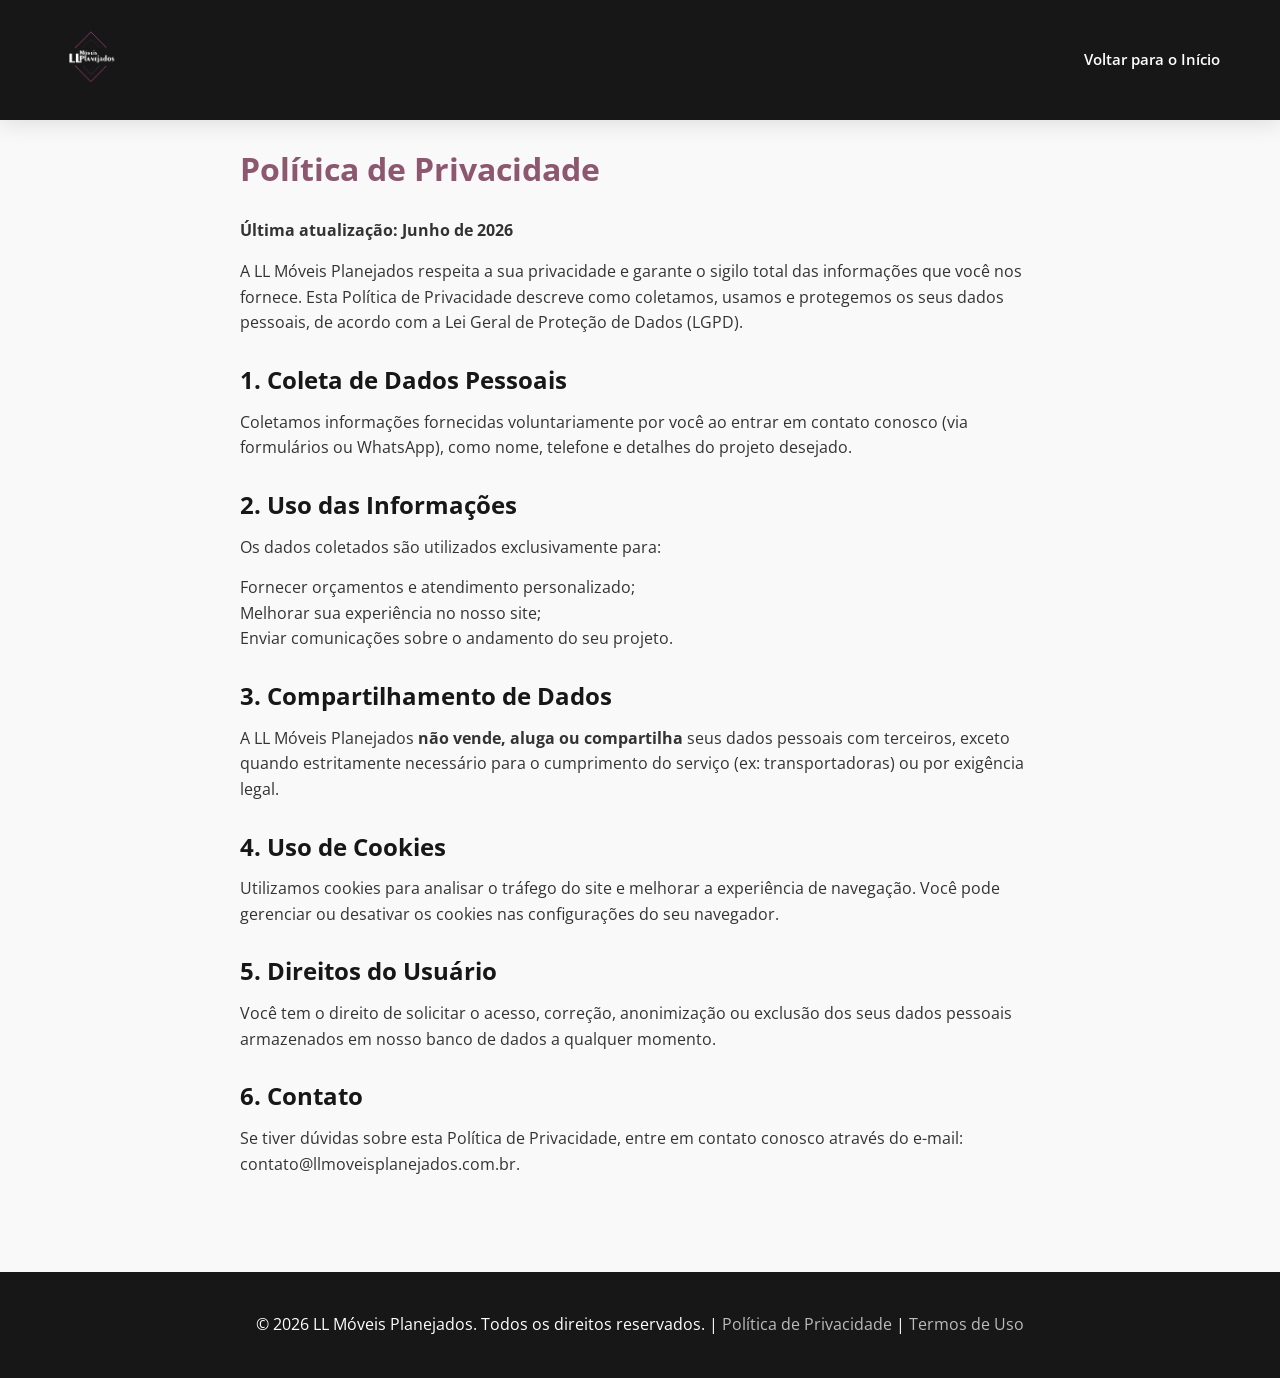
<file: politica-de-privacidade.html>
<!DOCTYPE html>
<html lang="pt-BR">
<head>
    <meta charset="UTF-8">
    <meta name="viewport" content="width=device-width, initial-scale=1.0">
    <title>Política de Privacidade | LL Móveis Planejados</title>
    <link href="https://fonts.googleapis.com/css2?family=Open+Sans:wght@300;400;600;700&display=swap" rel="stylesheet">
    <link rel="stylesheet" href="https://cdnjs.cloudflare.com/ajax/libs/font-awesome/6.4.0/css/all.min.css">
    <link rel="stylesheet" href="styles.css">
    <link rel="icon" type="image/png" href="assets/logo.png">
    <style>
        .legal-content {
            padding: 150px 0 80px 0;
            max-width: 800px;
            margin: 0 auto;
        }
        .legal-content h1 {
            color: var(--accent-color);
            margin-bottom: 30px;
        }
        .legal-content h2 {
            margin-top: 30px;
            margin-bottom: 15px;
            color: var(--primary-color);
        }
        .legal-content p {
            margin-bottom: 15px;
            line-height: 1.6;
        }
    </style>
</head>
<body>
    <!-- Navbar (Simplificada) -->
    <nav class="navbar scrolled">
        <div class="container nav-container">
            <div class="logo">
                <a href="index.html">
                    <img src="assets/logo ll planejados png.png" alt="LL Móveis Planejados" style="max-height: 90px; padding: 5px 0;">
                </a>
            </div>
            <ul class="nav-links">
                <li><a href="index.html">Voltar para o Início</a></li>
            </ul>
        </div>
    </nav>

    <!-- Conteúdo -->
    <div class="legal-content container">
        <h1>Política de Privacidade</h1>
        <p><strong>Última atualização: Junho de 2026</strong></p>

        <p>A LL Móveis Planejados respeita a sua privacidade e garante o sigilo total das informações que você nos fornece. Esta Política de Privacidade descreve como coletamos, usamos e protegemos os seus dados pessoais, de acordo com a Lei Geral de Proteção de Dados (LGPD).</p>

        <h2>1. Coleta de Dados Pessoais</h2>
        <p>Coletamos informações fornecidas voluntariamente por você ao entrar em contato conosco (via formulários ou WhatsApp), como nome, telefone e detalhes do projeto desejado.</p>

        <h2>2. Uso das Informações</h2>
        <p>Os dados coletados são utilizados exclusivamente para:</p>
        <ul>
            <li>Fornecer orçamentos e atendimento personalizado;</li>
            <li>Melhorar sua experiência no nosso site;</li>
            <li>Enviar comunicações sobre o andamento do seu projeto.</li>
        </ul>

        <h2>3. Compartilhamento de Dados</h2>
        <p>A LL Móveis Planejados <strong>não vende, aluga ou compartilha</strong> seus dados pessoais com terceiros, exceto quando estritamente necessário para o cumprimento do serviço (ex: transportadoras) ou por exigência legal.</p>

        <h2>4. Uso de Cookies</h2>
        <p>Utilizamos cookies para analisar o tráfego do site e melhorar a experiência de navegação. Você pode gerenciar ou desativar os cookies nas configurações do seu navegador.</p>

        <h2>5. Direitos do Usuário</h2>
        <p>Você tem o direito de solicitar o acesso, correção, anonimização ou exclusão dos seus dados pessoais armazenados em nosso banco de dados a qualquer momento.</p>

        <h2>6. Contato</h2>
        <p>Se tiver dúvidas sobre esta Política de Privacidade, entre em contato conosco através do e-mail: contato@llmoveisplanejados.com.br.</p>
    </div>

    <!-- Footer Simples -->
    <footer class="footer" style="padding: 40px 0; text-align: center;">
        <div class="container">
            <p>&copy; 2026 LL Móveis Planejados. Todos os direitos reservados. | <a href="politica-de-privacidade.html" style="color: #bbb;">Política de Privacidade</a> | <a href="termos-de-uso.html" style="color: #bbb;">Termos de Uso</a></p>
        </div>
    </footer>
</body>
</html>
</file>
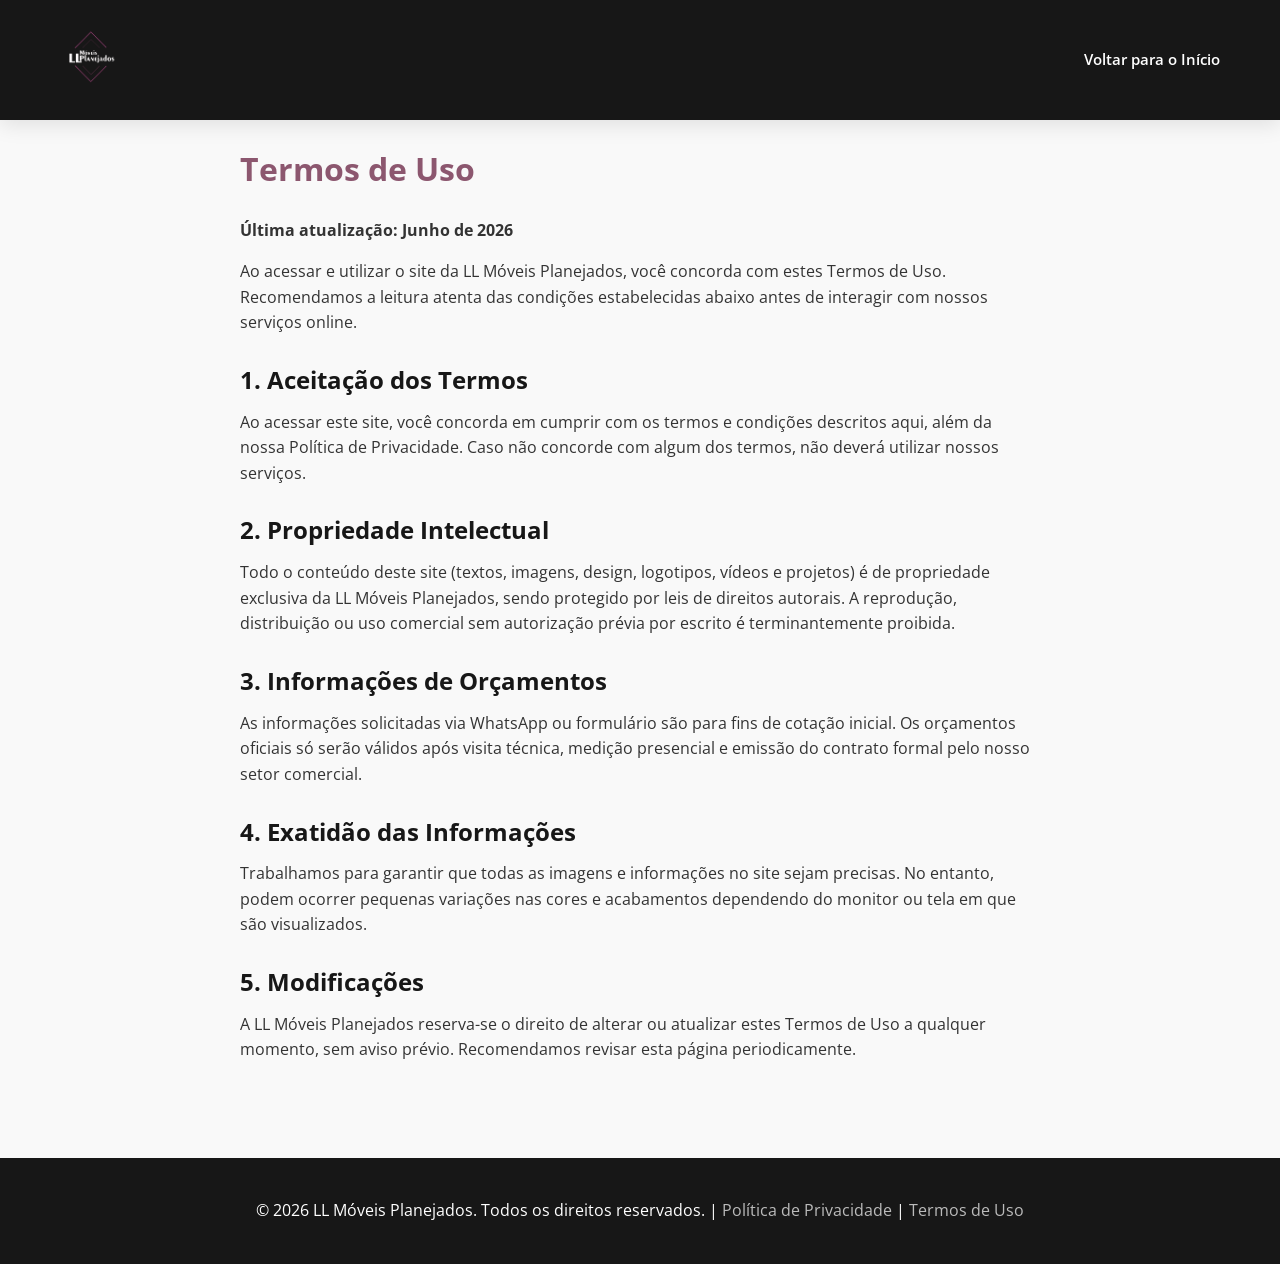
<file: termos-de-uso.html>
<!DOCTYPE html>
<html lang="pt-BR">
<head>
    <meta charset="UTF-8">
    <meta name="viewport" content="width=device-width, initial-scale=1.0">
    <title>Termos de Uso | LL Móveis Planejados</title>
    <link href="https://fonts.googleapis.com/css2?family=Open+Sans:wght@300;400;600;700&display=swap" rel="stylesheet">
    <link rel="stylesheet" href="https://cdnjs.cloudflare.com/ajax/libs/font-awesome/6.4.0/css/all.min.css">
    <link rel="stylesheet" href="styles.css">
    <link rel="icon" type="image/png" href="assets/logo.png">
    <style>
        .legal-content {
            padding: 150px 0 80px 0;
            max-width: 800px;
            margin: 0 auto;
        }
        .legal-content h1 {
            color: var(--accent-color);
            margin-bottom: 30px;
        }
        .legal-content h2 {
            margin-top: 30px;
            margin-bottom: 15px;
            color: var(--primary-color);
        }
        .legal-content p {
            margin-bottom: 15px;
            line-height: 1.6;
        }
    </style>
</head>
<body>
    <!-- Navbar (Simplificada) -->
    <nav class="navbar scrolled">
        <div class="container nav-container">
            <div class="logo">
                <a href="index.html">
                    <img src="assets/logo ll planejados png.png" alt="LL Móveis Planejados" style="max-height: 90px; padding: 5px 0;">
                </a>
            </div>
            <ul class="nav-links">
                <li><a href="index.html">Voltar para o Início</a></li>
            </ul>
        </div>
    </nav>

    <!-- Conteúdo -->
    <div class="legal-content container">
        <h1>Termos de Uso</h1>
        <p><strong>Última atualização: Junho de 2026</strong></p>

        <p>Ao acessar e utilizar o site da LL Móveis Planejados, você concorda com estes Termos de Uso. Recomendamos a leitura atenta das condições estabelecidas abaixo antes de interagir com nossos serviços online.</p>

        <h2>1. Aceitação dos Termos</h2>
        <p>Ao acessar este site, você concorda em cumprir com os termos e condições descritos aqui, além da nossa Política de Privacidade. Caso não concorde com algum dos termos, não deverá utilizar nossos serviços.</p>

        <h2>2. Propriedade Intelectual</h2>
        <p>Todo o conteúdo deste site (textos, imagens, design, logotipos, vídeos e projetos) é de propriedade exclusiva da LL Móveis Planejados, sendo protegido por leis de direitos autorais. A reprodução, distribuição ou uso comercial sem autorização prévia por escrito é terminantemente proibida.</p>

        <h2>3. Informações de Orçamentos</h2>
        <p>As informações solicitadas via WhatsApp ou formulário são para fins de cotação inicial. Os orçamentos oficiais só serão válidos após visita técnica, medição presencial e emissão do contrato formal pelo nosso setor comercial.</p>

        <h2>4. Exatidão das Informações</h2>
        <p>Trabalhamos para garantir que todas as imagens e informações no site sejam precisas. No entanto, podem ocorrer pequenas variações nas cores e acabamentos dependendo do monitor ou tela em que são visualizados.</p>

        <h2>5. Modificações</h2>
        <p>A LL Móveis Planejados reserva-se o direito de alterar ou atualizar estes Termos de Uso a qualquer momento, sem aviso prévio. Recomendamos revisar esta página periodicamente.</p>
    </div>

    <!-- Footer Simples -->
    <footer class="footer" style="padding: 40px 0; text-align: center;">
        <div class="container">
            <p>&copy; 2026 LL Móveis Planejados. Todos os direitos reservados. | <a href="politica-de-privacidade.html" style="color: #bbb;">Política de Privacidade</a> | <a href="termos-de-uso.html" style="color: #bbb;">Termos de Uso</a></p>
        </div>
    </footer>
</body>
</html>
</file>
<file: styles.css>
/* 
   LL Móveis Planejados - Estilos 
   Cores: Preto (#171717) e Lilás/Plum (da logo: #8C576F) 
   Tipografia: Open Sans
*/

:root {
    --primary-color: #171717;
    --primary-dark: #0a0a0a;
    --primary-light: #242424;
    
    --accent-color: #8C576F; /* Tom lilás/plum da logo e artes */
    --accent-light: #A76B86;
    --accent-dark: #6C4054;
    
    --text-light: #ffffff;
    --text-muted: #e0e0e0;
    --text-dark: #333333;
    
    --bg-light: #f9f9f9;
    --bg-dark: #8C576F; /* Fundo lilás/plum para a seção de diferenciais */
    
    --transition: all 0.3s cubic-bezier(0.25, 0.8, 0.25, 1);
}

* {
    margin: 0;
    padding: 0;
    box-sizing: border-box;
}

html {
    scroll-behavior: smooth;
}

body {
    font-family: 'Open Sans', sans-serif;
    color: var(--text-dark);
    line-height: 1.6;
    background-color: var(--bg-light);
    overflow-x: hidden;
}

h1, h2, h3, h4, h5, h6 {
    font-weight: 700;
    line-height: 1.2;
}

a {
    text-decoration: none;
    color: inherit;
    transition: var(--transition);
}

ul {
    list-style: none;
}

.container {
    max-width: 1200px;
    margin: 0 auto;
    padding: 0 20px;
}

.section-padding {
    padding: 100px 0;
}

.center {
    text-align: center;
}

/* Typography Utilities */
.section-subtitle {
    display: inline-block;
    color: var(--accent-color);
    font-size: 0.9rem;
    font-weight: 700;
    text-transform: uppercase;
    letter-spacing: 2px;
    margin-bottom: 10px;
}

.section-title {
    font-size: 2.5rem;
    color: var(--primary-color);
    margin-bottom: 20px;
    font-weight: 800;
}

/* Buttons */
.btn {
    display: inline-flex;
    align-items: center;
    justify-content: center;
    gap: 10px;
    padding: 12px 28px;
    border-radius: 4px;
    font-weight: 600;
    font-size: 1rem;
    cursor: pointer;
    transition: var(--transition);
    border: 2px solid transparent;
}

.btn i {
    transition: transform 0.3s ease;
}

.btn:hover i {
    transform: translateX(5px);
}

.btn-primary {
    background-color: var(--accent-color);
    color: var(--text-light);
}

.btn-primary:hover {
    background-color: var(--accent-dark);
    box-shadow: 0 10px 20px rgba(157, 78, 221, 0.3);
}

.btn-outline {
    background-color: transparent;
    border-color: var(--text-light);
    color: var(--text-light);
}

.btn-outline:hover {
    background-color: var(--text-light);
    color: var(--primary-color);
}

.btn-outline-light {
    background-color: transparent;
    border-color: var(--text-light);
    color: var(--text-light);
}

.btn-outline-light:hover {
    background-color: var(--text-light);
    color: var(--primary-color);
}

.btn-whatsapp {
    background-color: #25D366;
    color: white;
}
.btn-whatsapp:hover {
    background-color: #128C7E;
    box-shadow: 0 10px 20px rgba(37, 211, 102, 0.3);
}

.pulse-button {
    animation: pulse 2s infinite;
}

@keyframes pulse {
    0% {
        box-shadow: 0 0 0 0 rgba(37, 211, 102, 0.7);
    }
    70% {
        box-shadow: 0 0 0 10px rgba(37, 211, 102, 0);
    }
    100% {
        box-shadow: 0 0 0 0 rgba(37, 211, 102, 0);
    }
}

.btn-large {
    padding: 15px 35px;
    font-size: 1.1rem;
}
/* CTA Banner */
.cta-banner {
    background-color: var(--accent-color);
    padding: 30px 0;
    width: 100%;
}

.cta-banner-content {
    display: flex;
    justify-content: space-between;
    align-items: center;
    flex-wrap: wrap;
    gap: 20px;
}

.cta-banner h2 {
    color: #ffffff;
    font-family: 'Open Sans', sans-serif;
    font-size: 1.6rem;
    font-weight: 600;
    margin: 0;
    text-transform: uppercase;
    flex: 1;
    letter-spacing: 1px;
}

.btn-cta {
    background-color: var(--primary-color);
    color: #ffffff;
    padding: 12px 30px;
    font-family: 'Open Sans', sans-serif;
    font-size: 1rem;
    font-weight: 600;
    text-transform: uppercase;
    border-radius: 4px;
    transition: background-color 0.3s ease;
}

.btn-cta:hover {
    background-color: #000000;
    color: #ffffff;
}

@media (max-width: 768px) {
    .cta-banner-content {
        flex-direction: column;
        text-align: center;
    }
    .cta-banner h2 {
        font-size: 1.5rem;
    }
}

/* Navbar */
.navbar {
    position: fixed;
    top: 0;
    left: 0;
    width: 100%;
    z-index: 1000;
    padding: 20px 0;
    transition: var(--transition);
    background: transparent;
}

.navbar.scrolled {
    background-color: var(--primary-color);
    padding: 15px 0;
    box-shadow: 0 5px 20px rgba(0, 0, 0, 0.1);
}

.nav-container {
    display: flex;
    justify-content: space-between;
    align-items: center;
}

.logo a {
    color: var(--text-light);
    font-size: 1.5rem;
    font-weight: 800;
    display: flex;
    align-items: center;
    gap: 10px;
}

.logo-text {
    color: var(--accent-light);
    font-size: 2rem;
}

.nav-links {
    display: flex;
    gap: 30px;
}

.nav-links a {
    color: var(--text-light);
    font-weight: 600;
    font-size: 0.95rem;
    position: relative;
}

.nav-links a::after {
    content: '';
    position: absolute;
    bottom: -5px;
    left: 0;
    width: 0;
    height: 2px;
    background-color: var(--accent-light);
    transition: var(--transition);
}

.nav-links a:hover::after {
    width: 100%;
}

.nav-actions {
    display: flex;
    align-items: center;
    gap: 20px;
}

.mobile-menu-toggle {
    display: none;
    color: var(--text-light);
    font-size: 1.5rem;
    cursor: pointer;
}

/* Hero Section */
.hero {
    position: relative;
    height: 100vh;
    min-height: 600px;
    display: flex;
    align-items: center;
    background-image: url('assets/hero_bg.png');
    background-size: cover;
    background-position: center;
    background-attachment: fixed;
}

.hero-overlay {
    position: absolute;
    top: 0;
    left: 0;
    width: 100%;
    height: 100%;
    background: linear-gradient(to right, rgba(0,0,0,0.9) 0%, rgba(17,17,17,0.7) 50%, rgba(157,78,221,0.2) 100%);
}

.hero-content {
    position: relative;
    z-index: 10;
    max-width: 800px;
    color: var(--text-light);
    padding-top: 180px; /* Evita que o menu sobreponha o texto */
}

.hero-content h2 {
    color: var(--accent-light);
    font-size: 1.5rem;
    font-weight: 400;
    margin-bottom: 10px;
    letter-spacing: 2px;
}

.hero-content h1 {
    font-size: 4.5rem;
    line-height: 1.1;
    margin-bottom: 20px;
}

.hero-content p {
    font-size: 1.2rem;
    color: var(--text-muted);
    margin-bottom: 40px;
    max-width: 600px;
}

.hero-buttons {
    display: flex;
    gap: 20px;
}

/* About Section */
.about-grid {
    display: grid;
    grid-template-columns: 1fr 1fr;
    gap: 60px;
    align-items: center;
}

.about-text p {
    margin-bottom: 20px;
    color: #555;
    font-size: 1.1rem;
}

.about-list {
    margin-top: 30px;
}

.about-list li {
    display: flex;
    align-items: center;
    gap: 15px;
    margin-bottom: 15px;
    font-weight: 600;
    font-size: 1.1rem;
}

.about-list i {
    color: var(--accent-color);
    font-size: 1.5rem;
}

.about-image {
    position: relative;
}

.image-wrapper {
    position: relative;
    border-radius: 10px;
    overflow: hidden;
    box-shadow: 0 20px 40px rgba(0,0,0,0.2);
}

.image-wrapper img {
    width: 100%;
    display: block;
    transition: transform 0.5s ease;
}

.image-wrapper:hover img {
    transform: scale(1.05);
}

.experience-badge {
    position: absolute;
    bottom: -20px;
    left: -20px;
    background-color: var(--primary-color);
    color: var(--text-light);
    padding: 30px;
    border-radius: 5px;
    border-left: 5px solid var(--accent-color);
    display: flex;
    align-items: center;
    gap: 15px;
    box-shadow: 0 10px 20px rgba(0,0,0,0.2);
}

.experience-badge .number {
    font-size: 3rem;
    font-weight: 800;
    color: var(--accent-light);
}

.experience-badge .text {
    font-weight: 600;
    line-height: 1.2;
}

/* Features */
.features {
    background-color: var(--bg-dark);
    color: var(--text-light);
}

.features .section-subtitle {
    color: rgba(255,255,255,0.7);
}

.features .section-title {
    color: var(--text-light);
}

.features-grid {
    display: grid;
    grid-template-columns: repeat(3, 1fr);
    gap: 40px;
    margin-top: 60px;
}

.feature-card {
    background-color: transparent;
    padding: 20px 30px;
    border-radius: 0;
    border-left: 1px solid rgba(255,255,255,0.2);
    text-align: left;
    transition: var(--transition);
}

.feature-card:hover {
    border-left-color: var(--text-light);
    transform: translateX(10px);
}

.feature-card .icon {
    width: auto;
    height: auto;
    background-color: transparent;
    color: var(--text-light);
    font-size: 3rem;
    margin-bottom: 20px;
    display: block;
    text-align: left;
    transition: var(--transition);
}

.feature-card:hover .icon {
    transform: scale(1.1);
    transform-origin: left center;
}

.feature-card h3 {
    font-size: 1.4rem;
    font-weight: 600;
    letter-spacing: 1px;
    margin-bottom: 15px;
    color: #ffffff;
}

.feature-card p {
    color: #ffffff;
    font-weight: 400;
    font-size: 0.95rem;
}

/* Services */
.services-wrapper {
    display: grid;
    grid-template-columns: 1fr 1fr;
    gap: 50px;
    margin-top: 50px;
    align-items: center;
}

.service-image {
    border-radius: 10px;
    overflow: hidden;
    height: 500px;
    box-shadow: 0 20px 40px rgba(0,0,0,0.1);
}

.service-image img {
    width: 100%;
    height: 100%;
    object-fit: cover;
    transition: opacity 0.4s ease;
}

.services-list {
    display: flex;
    flex-direction: column;
    gap: 20px;
}

.service-item {
    padding: 25px;
    background-color: white;
    border-radius: 10px;
    cursor: pointer;
    transition: var(--transition);
    border-left: 4px solid transparent;
    box-shadow: 0 5px 15px rgba(0,0,0,0.05);
}

.service-item h3 {
    display: flex;
    align-items: center;
    gap: 15px;
    color: var(--primary-color);
    margin-bottom: 10px;
    font-size: 1.2rem;
}

.service-item h3 i {
    color: var(--accent-color);
}

.service-item p {
    color: #666;
    display: none;
    animation: fadeIn 0.4s ease;
}

.service-item.active {
    border-left-color: var(--accent-color);
    box-shadow: 0 10px 25px rgba(0,0,0,0.1);
}

.service-item.active p {
    display: block;
}

.mobile-service-img {
    display: none;
    width: 100%;
    height: 220px;
    object-fit: cover;
    border-radius: 8px;
    margin-bottom: 15px;
}

/* Portfolio Grid with Carousels */
.portfolio-grid {
    display: grid;
    grid-template-columns: repeat(3, 1fr);
    gap: 30px;
    margin-top: 40px;
}

.portfolio-card {
    background: white;
    border-radius: 10px;
    overflow: hidden;
    box-shadow: 0 10px 30px rgba(0,0,0,0.08);
    transition: transform 0.3s ease;
}

.portfolio-card:hover {
    transform: translateY(-5px);
    box-shadow: 0 15px 35px rgba(0,0,0,0.15);
}

.portfolio-card.featured {
    grid-column: 1 / -1;
    max-width: 800px;
    margin: 0 auto;
    width: 100%;
}

.carousel {
    position: relative;
    height: 450px;
    overflow: hidden;
    background-color: #f8f8f8;
}

.carousel-inner {
    width: 100%;
    height: 100%;
    position: relative;
}

.carousel-inner img {
    position: absolute;
    top: 0;
    left: 0;
    width: 100%;
    height: 100%;
    object-fit: contain;
    opacity: 0;
    transition: opacity 0.5s ease;
    z-index: 1;
}

.carousel-inner img.active {
    opacity: 1;
    z-index: 2;
}

.carousel-btn {
    position: absolute;
    top: 50%;
    transform: translateY(-50%);
    background: rgba(0,0,0,0.5);
    color: white;
    border: none;
    width: 40px;
    height: 40px;
    border-radius: 50%;
    cursor: pointer;
    z-index: 10;
    transition: background 0.3s ease;
    display: flex;
    align-items: center;
    justify-content: center;
}

.carousel-btn:hover {
    background: var(--accent-color);
}

.carousel-btn.prev {
    left: 10px;
}

.carousel-btn.next {
    right: 10px;
}

.portfolio-info {
    padding: 20px;
    text-align: center;
}

.portfolio-info h4 {
    font-size: 1.2rem;
    color: var(--primary-color);
    margin-bottom: 5px;
}

.portfolio-info p {
    color: var(--text-muted);
    font-size: 0.9rem;
    color: #666;
}

/* Video Placeholder */
.video-section {
    background-color: var(--primary-color);
    color: var(--text-light);
}

.video-section .section-title {
    color: var(--text-light);
}

.video-container {
    width: 100%;
    max-width: 1000px;
    margin: 40px auto 0;
    height: 500px;
    background-image: url('assets/planejado%20video.png');
    background-size: cover;
    background-position: center;
    border-radius: 15px;
    position: relative;
    display: flex;
    align-items: center;
    justify-content: center;
    box-shadow: 0 25px 50px rgba(0,0,0,0.5);
    overflow: hidden;
}

.video-container::before {
    content: '';
    position: absolute;
    top:0; left:0; width:100%; height:100%;
    background: rgba(0,0,0,0.4);
    transition: var(--transition);
}

.video-container:hover::before {
    background: rgba(0,0,0,0.2);
}

.video-placeholder {
    position: relative;
    z-index: 2;
    text-align: center;
    color: var(--text-light);
    cursor: pointer;
}

.play-btn {
    font-size: 5rem;
    color: var(--accent-light);
    margin-bottom: 15px;
    display: block;
    transition: transform 0.3s ease;
}

.video-placeholder:hover .play-btn {
    transform: scale(1.1);
    color: #fff;
}

.video-placeholder span {
    font-weight: 600;
    letter-spacing: 1px;
    text-transform: uppercase;
}

/* Testimonials */
.testimonial-marquee-wrapper {
    overflow: hidden;
    width: 100%;
    margin-top: 50px;
    position: relative;
}

.testimonial-marquee-wrapper::before,
.testimonial-marquee-wrapper::after {
    content: '';
    position: absolute;
    top: 0;
    width: 50px;
    height: 100%;
    z-index: 2;
}

.testimonial-marquee-wrapper::before {
    left: 0;
    background: linear-gradient(to right, #f8f8f8, transparent);
}

.testimonial-marquee-wrapper::after {
    right: 0;
    background: linear-gradient(to left, #f8f8f8, transparent);
}

.testimonial-marquee {
    display: flex;
    width: max-content;
    animation: scrollTestimonials 30s linear infinite;
    gap: 30px;
}

.testimonial-marquee:hover {
    animation-play-state: paused;
}

@keyframes scrollTestimonials {
    0% { transform: translateX(0); }
    100% { transform: translateX(calc(-50% - 15px)); }
}

.testimonial-card {
    background-color: white;
    padding: 40px;
    border-radius: 10px;
    box-shadow: 0 10px 30px rgba(0,0,0,0.05);
    position: relative;
    width: 400px;
    flex-shrink: 0;
}

.testimonial-card::before {
    content: '\201C';
    font-size: 6rem;
    color: rgba(157, 78, 221, 0.1);
    position: absolute;
    top: -10px;
    left: 20px;
    font-family: serif;
    line-height: 1;
}

.stars {
    color: #FFD700;
    margin-bottom: 20px;
    font-size: 1.2rem;
}

.review-text {
    font-style: italic;
    color: #555;
    margin-bottom: 20px;
    position: relative;
    z-index: 1;
}

.client-name {
    font-weight: 700;
    color: var(--primary-color);
}

/* GMB Section */
.gmb-section {
    background: linear-gradient(135deg, var(--accent-dark), var(--accent-color));
    color: white;
    padding: 60px 0;
}

.gmb-box {
    display: flex;
    justify-content: space-between;
    align-items: center;
    background: rgba(255,255,255,0.1);
    padding: 40px;
    border-radius: 15px;
    backdrop-filter: blur(10px);
}

.gmb-content h2 {
    font-size: 2rem;
    margin-bottom: 10px;
    display: flex;
    align-items: center;
    gap: 15px;
}

.gmb-content p {
    max-width: 600px;
    opacity: 0.9;
}

/* Footer */
.footer {
    background-color: var(--primary-color);
    color: var(--text-light);
    padding-top: 80px;
}

.footer-grid {
    display: grid;
    grid-template-columns: 2fr 1fr 1.5fr;
    gap: 50px;
    margin-bottom: 60px;
}

.footer-about p {
    color: var(--text-muted);
    margin: 20px 0;
}

.social-links {
    display: flex;
    gap: 15px;
}

.social-links a {
    width: 40px;
    height: 40px;
    border-radius: 50%;
    background: rgba(255,255,255,0.1);
    display: flex;
    align-items: center;
    justify-content: center;
    font-size: 1.2rem;
}

.social-links a:hover {
    background: var(--accent-color);
    transform: translateY(-3px);
}

.footer-links ul li {
    margin-bottom: 10px;
}

.footer-links ul li a {
    color: var(--text-muted);
}

.footer-links ul li a:hover {
    color: var(--accent-light);
    padding-left: 5px;
}

.footer-contact h3, .footer-links h3 {
    margin-bottom: 25px;
    font-size: 1.3rem;
}

.footer-contact ul li {
    display: flex;
    gap: 15px;
    margin-bottom: 15px;
    color: var(--text-muted);
}

.footer-contact i {
    color: var(--accent-light);
    margin-top: 5px;
}

.footer-bottom {
    border-top: 1px solid rgba(255,255,255,0.1);
    padding: 25px 0;
    text-align: center;
    color: var(--text-muted);
}

/* Animations & Responsiveness */
@keyframes fadeIn {
    from { opacity: 0; }
    to { opacity: 1; }
}

/* Intersection Observer Classes */
.animate-up {
    opacity: 0;
    transform: translateY(30px);
    transition: opacity 0.8s ease, transform 0.8s ease;
}

.animate-up.visible {
    opacity: 1;
    transform: translateY(0);
}

.fade-in {
    opacity: 0;
    transition: opacity 1s ease;
}

.fade-in.visible {
    opacity: 1;
}

.fade-in-right {
    opacity: 0;
    transform: translateX(30px);
    transition: opacity 0.8s ease, transform 0.8s ease;
}
.fade-in-right.visible {
    opacity: 1;
    transform: translateX(0);
}

.zoom-in {
    opacity: 0;
    transform: scale(0.9);
    transition: opacity 0.8s ease, transform 0.8s ease;
}
.zoom-in.visible {
    opacity: 1;
    transform: scale(1);
}

.delay-1 { transition-delay: 0.2s; }
.delay-2 { transition-delay: 0.4s; }
.delay-3 { transition-delay: 0.6s; }

/* Mobile */
@media (max-width: 992px) {
    .about-grid, .services-wrapper {
        grid-template-columns: 1fr;
    }
    .service-image {
        display: none;
    }
    .mobile-service-img {
        display: block;
    }
    .service-item p {
        display: block !important;
    }
    .service-item {
        border-left: none;
        box-shadow: 0 10px 25px rgba(0,0,0,0.1);
        cursor: default;
    }
    .features-grid, .testimonial-grid {
        grid-template-columns: repeat(2, 1fr);
    }
    .portfolio-grid {
        grid-template-columns: repeat(2, 1fr);
    }
    .footer-grid {
        grid-template-columns: 1fr 1fr;
    }
    .hero-content h1 {
        font-size: 3.5rem;
    }
    .gmb-box {
        flex-direction: column;
        text-align: center;
        gap: 30px;
    }
}

@media (max-width: 768px) {
    .section-padding {
        padding: 50px 0;
    }
    
    .footer {
        padding-top: 40px;
    }

    .footer .btn-whatsapp {
        width: 100%;
        justify-content: center;
    }

    .video-container {
        height: 300px;
        background-position: 70% center;
    }

    .nav-links, .nav-actions .btn {
        display: none;
    }
    
    .mobile-menu-toggle {
        display: block;
    }

    /* Simple Mobile Menu implementation in JS will toggle a class */
    .nav-links.active {
        display: flex;
        flex-direction: column;
        position: absolute;
        top: 100%;
        left: 0;
        width: 100%;
        background-color: var(--primary-color);
        padding: 20px;
        box-shadow: 0 10px 20px rgba(0,0,0,0.2);
    }

    .features-grid, .testimonial-grid, .portfolio-grid {
        grid-template-columns: 1fr;
    }
    
    .portfolio-item.featured {
        grid-column: span 1;
    }
    
    .footer-grid {
        grid-template-columns: 1fr;
    }
    
    .hero {
        height: auto;
        min-height: 100vh;
        padding-bottom: 80px;
        background-attachment: scroll;
        background-position: center;
    }

    .hero-content h1 {
        font-size: 2.5rem;
    }
    
    .hero-buttons {
        flex-direction: column;
    }
    
    .experience-badge {
        left: 10px;
        bottom: 10px;
        padding: 15px;
    }
}

/* Cookie Banner (LGPD) */
.cookie-banner {
    position: fixed;
    bottom: 0;
    left: 0;
    width: 100%;
    background-color: var(--bg-light);
    box-shadow: 0 -5px 20px rgba(0,0,0,0.1);
    z-index: 9999;
    padding: 20px 0;
    display: none;
}

.cookie-banner.show {
    display: block;
    animation: slideUp 0.5s ease;
}

.cookie-container {
    display: flex;
    justify-content: space-between;
    align-items: center;
    gap: 20px;
}

.cookie-banner p {
    margin: 0;
    font-size: 0.9rem;
    color: var(--text-dark);
}

.cookie-banner a {
    color: var(--accent-color);
    text-decoration: underline;
    font-weight: 600;
}

@keyframes slideUp {
    from { transform: translateY(100%); }
    to { transform: translateY(0); }
}

@media (max-width: 768px) {
    .cookie-container {
        flex-direction: column;
        text-align: center;
    }
}

/* Floating Action Buttons */
.floating-buttons {
    position: fixed;
    right: 25px;
    bottom: 35px;
    display: flex;
    flex-direction: column;
    gap: 20px;
    z-index: 999;
}

.float-btn {
    width: 65px;
    height: 65px;
    border-radius: 50%;
    display: flex;
    justify-content: center;
    align-items: center;
    color: white;
    font-size: 2.2rem;
    box-shadow: 0 4px 15px rgba(0,0,0,0.3);
    text-decoration: none;
    transition: transform 0.3s ease, background-color 0.3s ease;
}

.float-btn:hover {
    transform: scale(1.1) translateY(-5px);
    color: white;
}

.float-wa {
    background-color: #25D366;
}

.float-wa:hover {
    background-color: #128C7E;
}

.float-ig {
    background: linear-gradient(45deg, #f09433 0%, #e6683c 25%, #dc2743 50%, #cc2366 75%, #bc1888 100%);
}

.float-ig:hover {
    background: linear-gradient(45deg, #e6683c 0%, #dc2743 25%, #cc2366 50%, #bc1888 75%, #8e1063 100%);
}

.pulse-wa {
    animation: pulse-wa 2s infinite;
}

.pulse-ig {
    animation: pulse-ig 2s infinite;
    animation-delay: 1s; /* Animação descompassada para criar dinamismo */
}

@keyframes pulse-wa {
    0% { box-shadow: 0 0 0 0 rgba(37, 211, 102, 0.7); }
    70% { box-shadow: 0 0 0 15px rgba(37, 211, 102, 0); }
    100% { box-shadow: 0 0 0 0 rgba(37, 211, 102, 0); }
}

@keyframes pulse-ig {
    0% { box-shadow: 0 0 0 0 rgba(220, 39, 67, 0.7); }
    70% { box-shadow: 0 0 0 15px rgba(220, 39, 67, 0); }
    100% { box-shadow: 0 0 0 0 rgba(220, 39, 67, 0); }
}

@media (max-width: 768px) {
    .floating-buttons {
        right: 15px;
        bottom: 80px; /* Sobe um pouco no mobile para não sobrepor o banner de cookies caso aberto */
        gap: 15px;
    }
    .float-btn {
        width: 55px;
        height: 55px;
        font-size: 1.8rem;
    }
}
</file>
